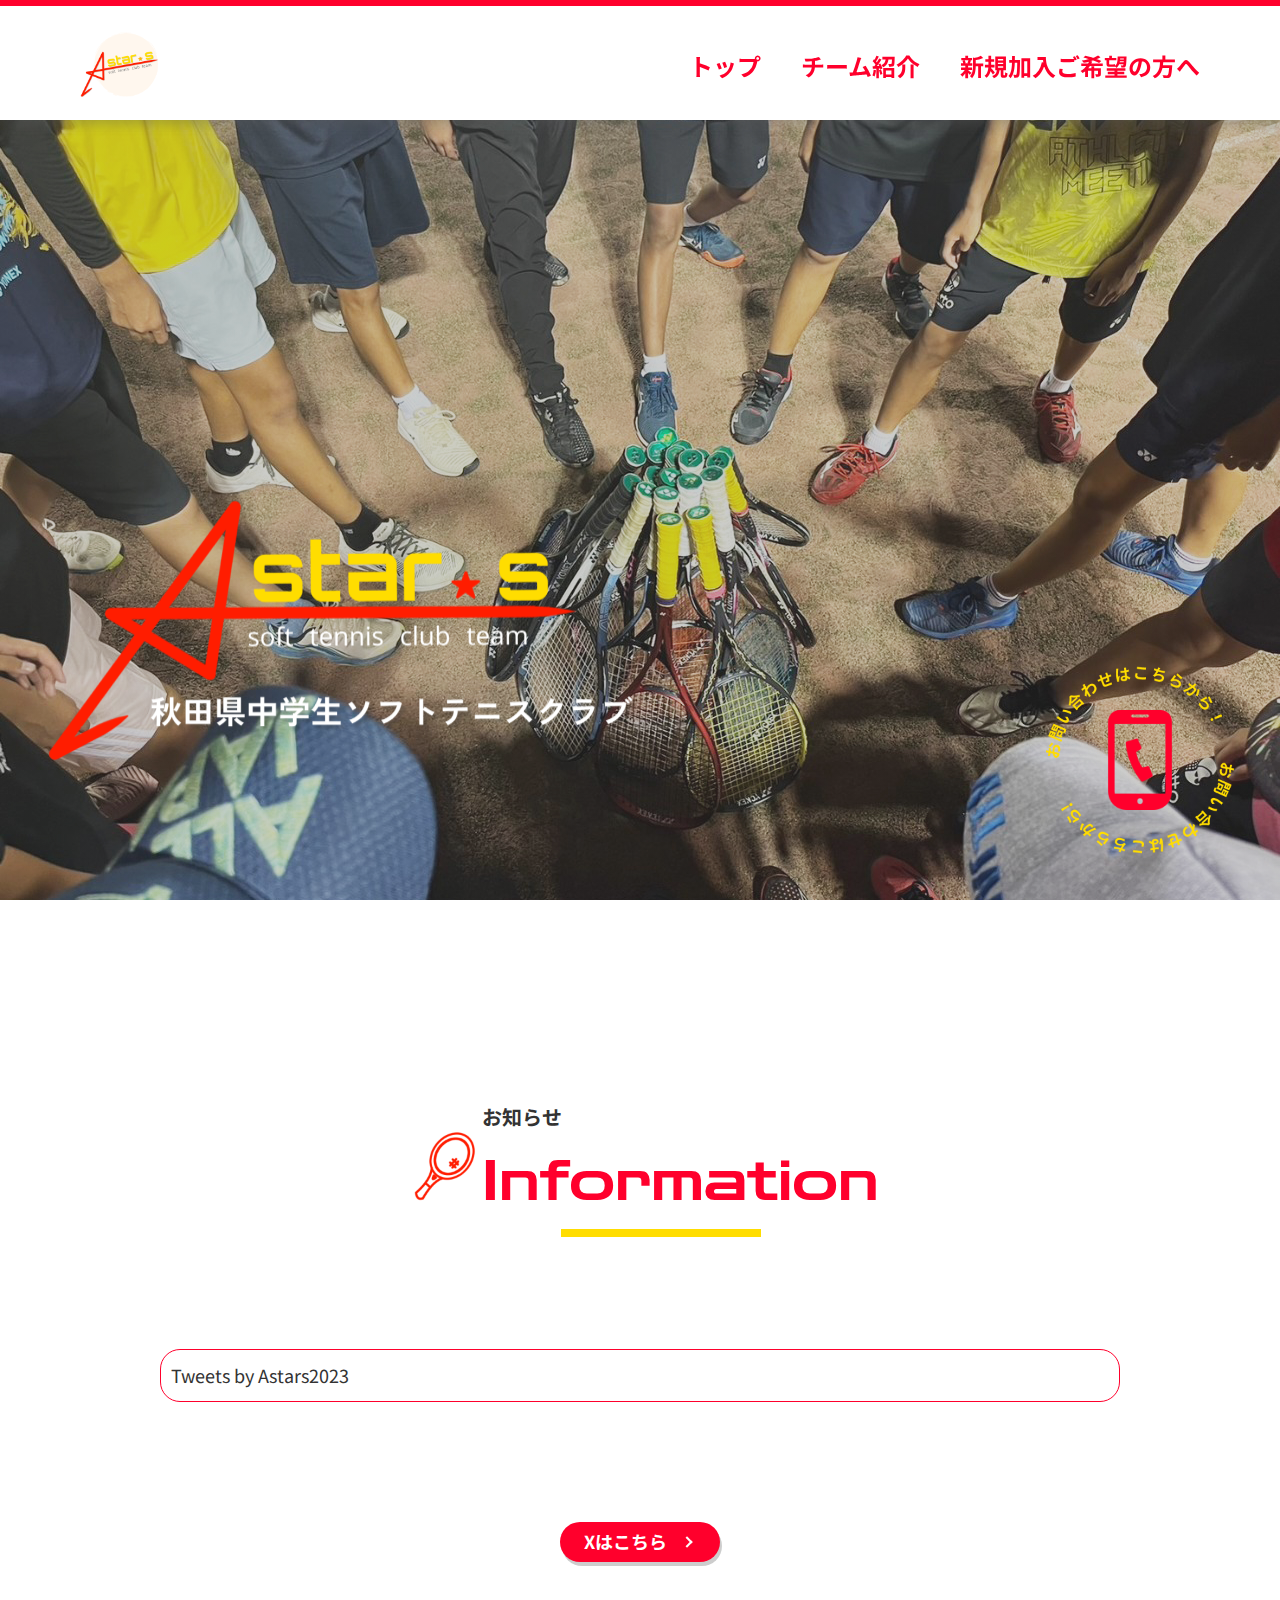
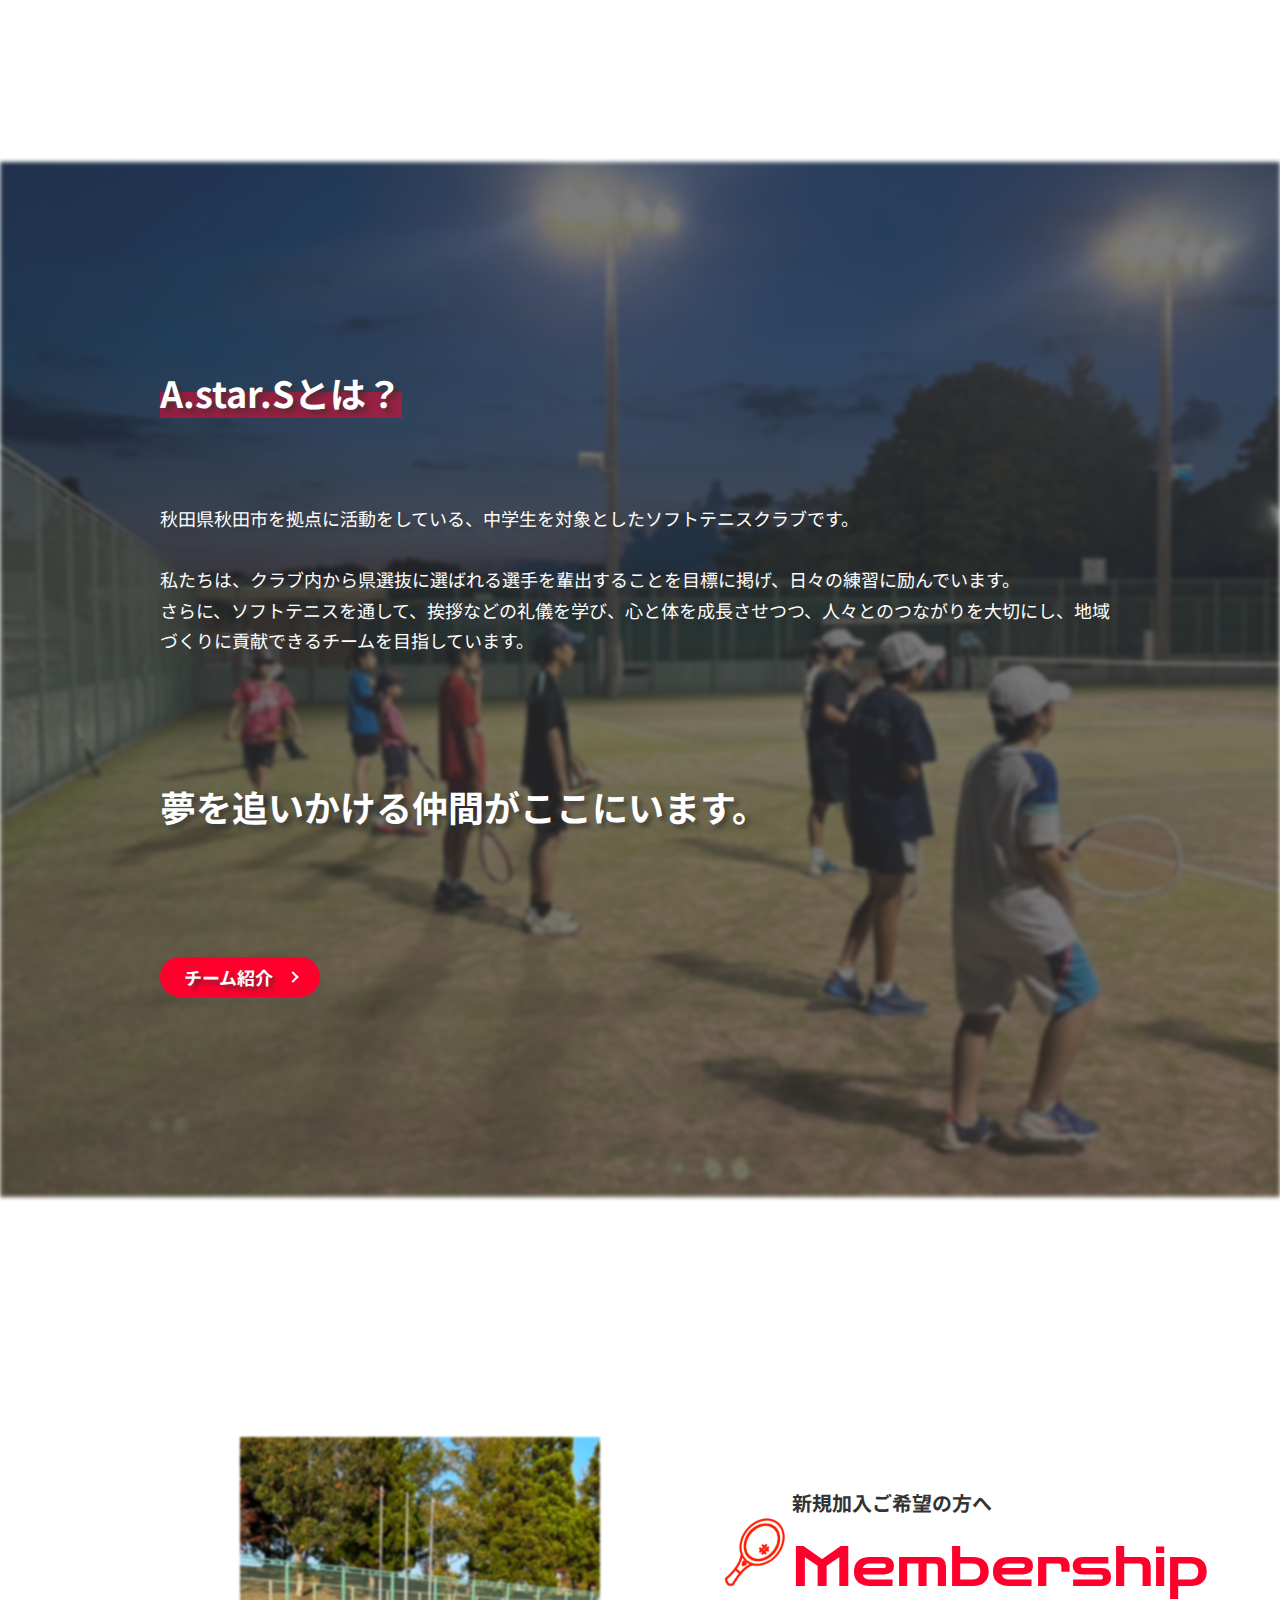
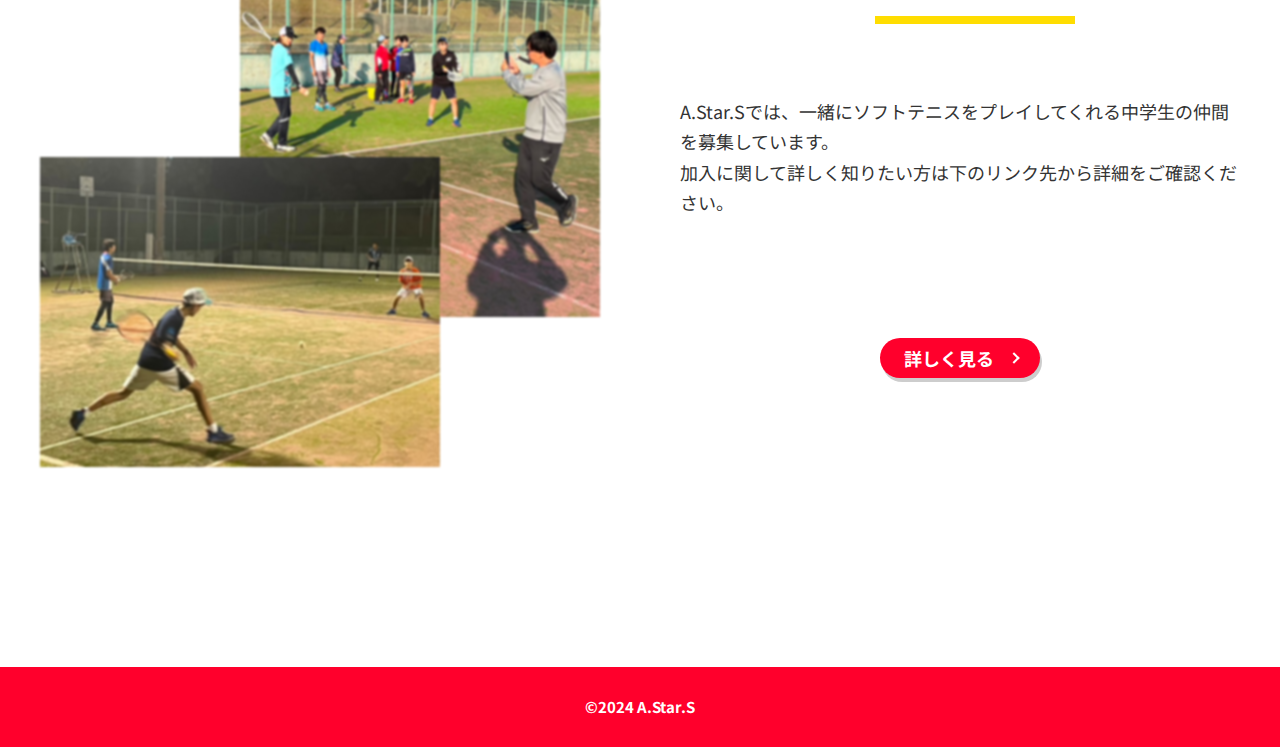
<file: index.html>
<!DOCTYPE html>
<html lang="ja">
<head>
  <meta charset="utf-8" />
  <meta name="viewport" content="width=device-width,initial-scale=1" />
  <title>A.star.S</title>
  <meta name="description" content="秋田県秋田市を中心に活動している、小・中学生対象のソフトテニスクラブです。" />
  <!-- favicon/web-clip-icon -->
  <link rel="apple-touch-icon" sizes="180x180" href="icon/apple-touch-icon.png">
  <link rel="icon" type="image/png" sizes="32x32" href="icon/favicon.ico">
  <link rel="icon" type="image/png" sizes="16x16" href="icon/favicon.ico">
  <link rel="manifest" href="icon/site.webmanifest">
  <link rel="mask-icon" href="icon/safari-pinned-tab.svg" color="#FFDD00">
  <meta name="msapplication-TileColor" content="#FF002C">
  <meta name="theme-color" content="#ffffff">
  <!-- ogp -->
  <meta property="og:site_name" content="A.star.S" />
  <meta property="og:url" content="URL" />
  <meta property="og:type" content="website" />
  <meta property="og:title" content="A.star.S" />
  <meta property="og:description" content="秋田県秋田市を中心に活動している、小・中学生対象のソフトテニスクラブです。" />
  <meta property="og:image" content="URL" />
  <meta property="og:locale" content="ja_JP" />
  <meta property="fb:app_id" content="AppID">
  <meta name="twitter:card" content="summary_large_image or summary" />
  <meta name="twitter:site" content="@twitter_id" />
  <meta name="twitter:description" content="秋田県秋田市を中心に活動している、小・中学生対象のソフトテニスクラブです。" />
  <meta name="twitter:image:src" content="URL" />
  <!-- google fonts -->
  <link rel="preconnect" href="https://fonts.googleapis.com">
<link rel="preconnect" href="https://fonts.gstatic.com" crossorigin>
<link href="https://fonts.googleapis.com/css2?family=Noto+Sans+JP&family=Zen+Dots&display=swap" rel="stylesheet">
  <!-- css -->
  <link rel="stylesheet" href="css/reset.css" />
  <link rel="stylesheet" href="css/main.css" />
  <!-- js -->
  <script src="js/main.js" defer></script>
</head>

<body>
<!-- ローディング -->
  <div id="loading">
      <div class="box">
        <div class="ball"></div>
        <div class="shadow-box"></div>
      </div>
  </div>

  <!-- お問い合わせボタン -->
    <a class="u_contact__link" href="contact.html">
      <div class="u_contact-btn">
        <img src="img/pc_お問い合わせ.png" alt="電話" class="u_contact-btn__circle">
        <div class="u_contact-btn__img" id="js_btn"></div>
      </div>
    </a>

  <!-- ヘッダー -->
  <header class="l_header">
    <div class="l_header__top-color"></div>

    <div class="l_header__wrap js_menu">
      <a href="index.html" class="l_header__logo-wrap">
        <img src="img/ロゴマーク.png" 
        alt="ロゴマーク" 
        class="l_header__logo"
        width="1000"
        height="1000">
      </a>

      <nav class="l_header__nav nav" id="js_nav">
        <ul class="l_header__nav-list">
          <li class="l_header__nav-item"><a class="l_header__nav-link" href="index.html">トップ</a></li>
          <li class="l_header__nav-item"><a class="l_header__nav-link" href="about.html">チーム紹介</a></li>
          <li class="l_header__nav-item"><a class="l_header__nav-link" href="member.html">新規加入ご希望の方へ</a></li>
        </ul>
      </nav>

      <button class="l_header__hamburger" id="js_hamburger">
        <span></span>
        <span></span>
        <span></span>
      </button>
    </div>
  </header>

<!-- KV -->
    <div class="l_kv__wrap">
      <div class="l_kv"></div>
      <div class="l_kv__ttl">
        <img src="img/タイトルロゴ.png" 
        alt="A.star.Sロゴマーク" width="1200" height="539"
        class="l_kv__ttl-img"
        >
      </div>
    </div>

  <main class="l_container">
    <!-- お知らせ -->
    <section class="l_top-info l_contents">
      <div class="m_section-ttl__wrap">
        <div class="m_section-ttl__img"></div>
        <div class="m_section-ttl__txt">
          <p class="m_section-ttl__sub">お知らせ</p>
          <h2 class="m_section-ttl">Information</h2>
        </div>
      </div>
      <div class="l_top-info__x">
        <a class="twitter-timeline" data-height="400" href="https://twitter.com/Astars2023?ref_src=twsrc%5Etfw">Tweets by Astars2023</a>
        <script async src="https://platform.twitter.com/widgets.js" charset="utf-8"></script>
      </div>
      <div class="m_link-btn__wrap l_top-info__link">
        <a href="https://twitter.com/Astars2023" class="m_link-btn">Xはこちら</a>
      </div>
    </section>

<!-- About -->
    <section class="l_top-about l_contents">
      <div class="l_top-about__wrap">
        <h3 class="l_top-about__ttl">A.star.Sとは？</h3>
        <p class="l_top-about__txt">秋田県秋田市を拠点に活動をしている、中学生を対象としたソフトテニスクラブです。<br>
          <br>
          私たちは、クラブ内から県選抜に選ばれる選手を輩出することを目標に掲げ、日々の練習に励んでいます。<br>
          さらに、ソフトテニスを通して、挨拶などの礼儀を学び、心と体を成長させつつ、人々とのつながりを大切にし、地域づくりに貢献できるチームを目指しています。</p>
        <p class="l_top-about__accent-txt">夢を追いかける仲間が<br class="u_new-line">ここにいます。</p>
        <!-- リンクボタン -->
        <div class="m_link-btn__wrap">
          <a href="about.html" class="m_link-btn">チーム紹介</a>
        </div>
      </div>
      
    </section>

    <!-- 新規加入 -->
    <section class="l_top-member l_contents">
      <div class="l_top-member__wrap">
        <div class="l_top-member__txt-wrap">
          <!-- セクションタイトル -->
          <div class="m_section-ttl__wrap">
            <div class="m_section-ttl__img"></div>
            <div class="m_section-ttl__txt">
              <p class="m_section-ttl__sub">新規加入ご希望の方へ</p>
              <h2 class="m_section-ttl">Membership</h2>
            </div>
          </div>
          <p class="l_top-member__txt">A.Star.Sでは、一緒にソフトテニスをプレイしてくれる中学生の仲間を募集しています。<br>
          加入に関して詳しく知りたい方は下のリンク先から詳細をご確認ください。</p>
          <!-- リンクボタン -->
          <div class="m_link-btn__wrap l_top-member__link">
            <a href="member.html" class="m_link-btn">詳しく見る</a>
          </div>
        </div>
  
        <div class="l_top-member__img-wrap">
          <div class="l_top-member__img1">
            <img src="img/新規加入1.jpg" alt="練習風景" 
            width="1479" height="1109">
          </div>
          <div class="l_top-member__img2">
            <img src="img/新規加入2.jpg" alt="練習風景"
            width="1280" height="960">
          </div>
        </div>
      </div>

    </section>

  </main>

    <!-- フッター -->
  <footer class="l_footer">
    <small class="l_container__copy">&copy;2024 A.Star.S</small>
  </footer>

</body>
</html>
</file>
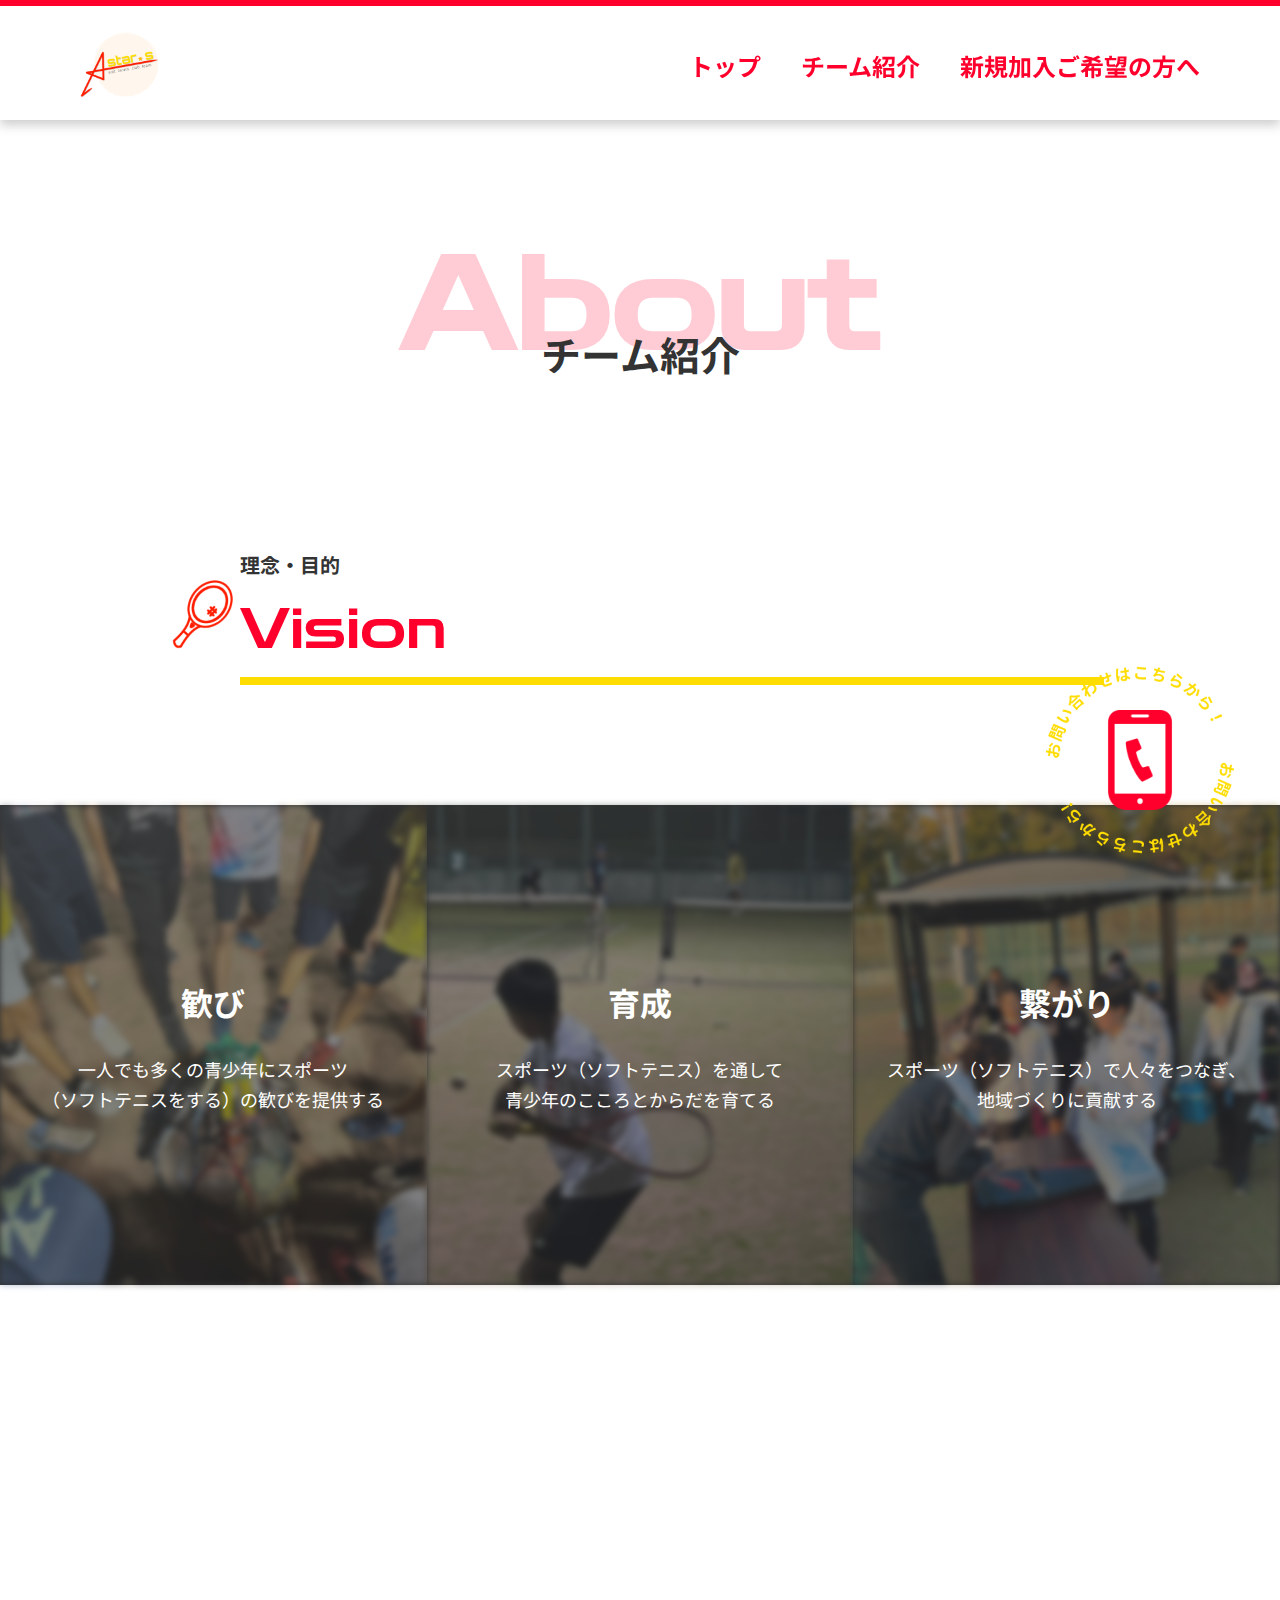
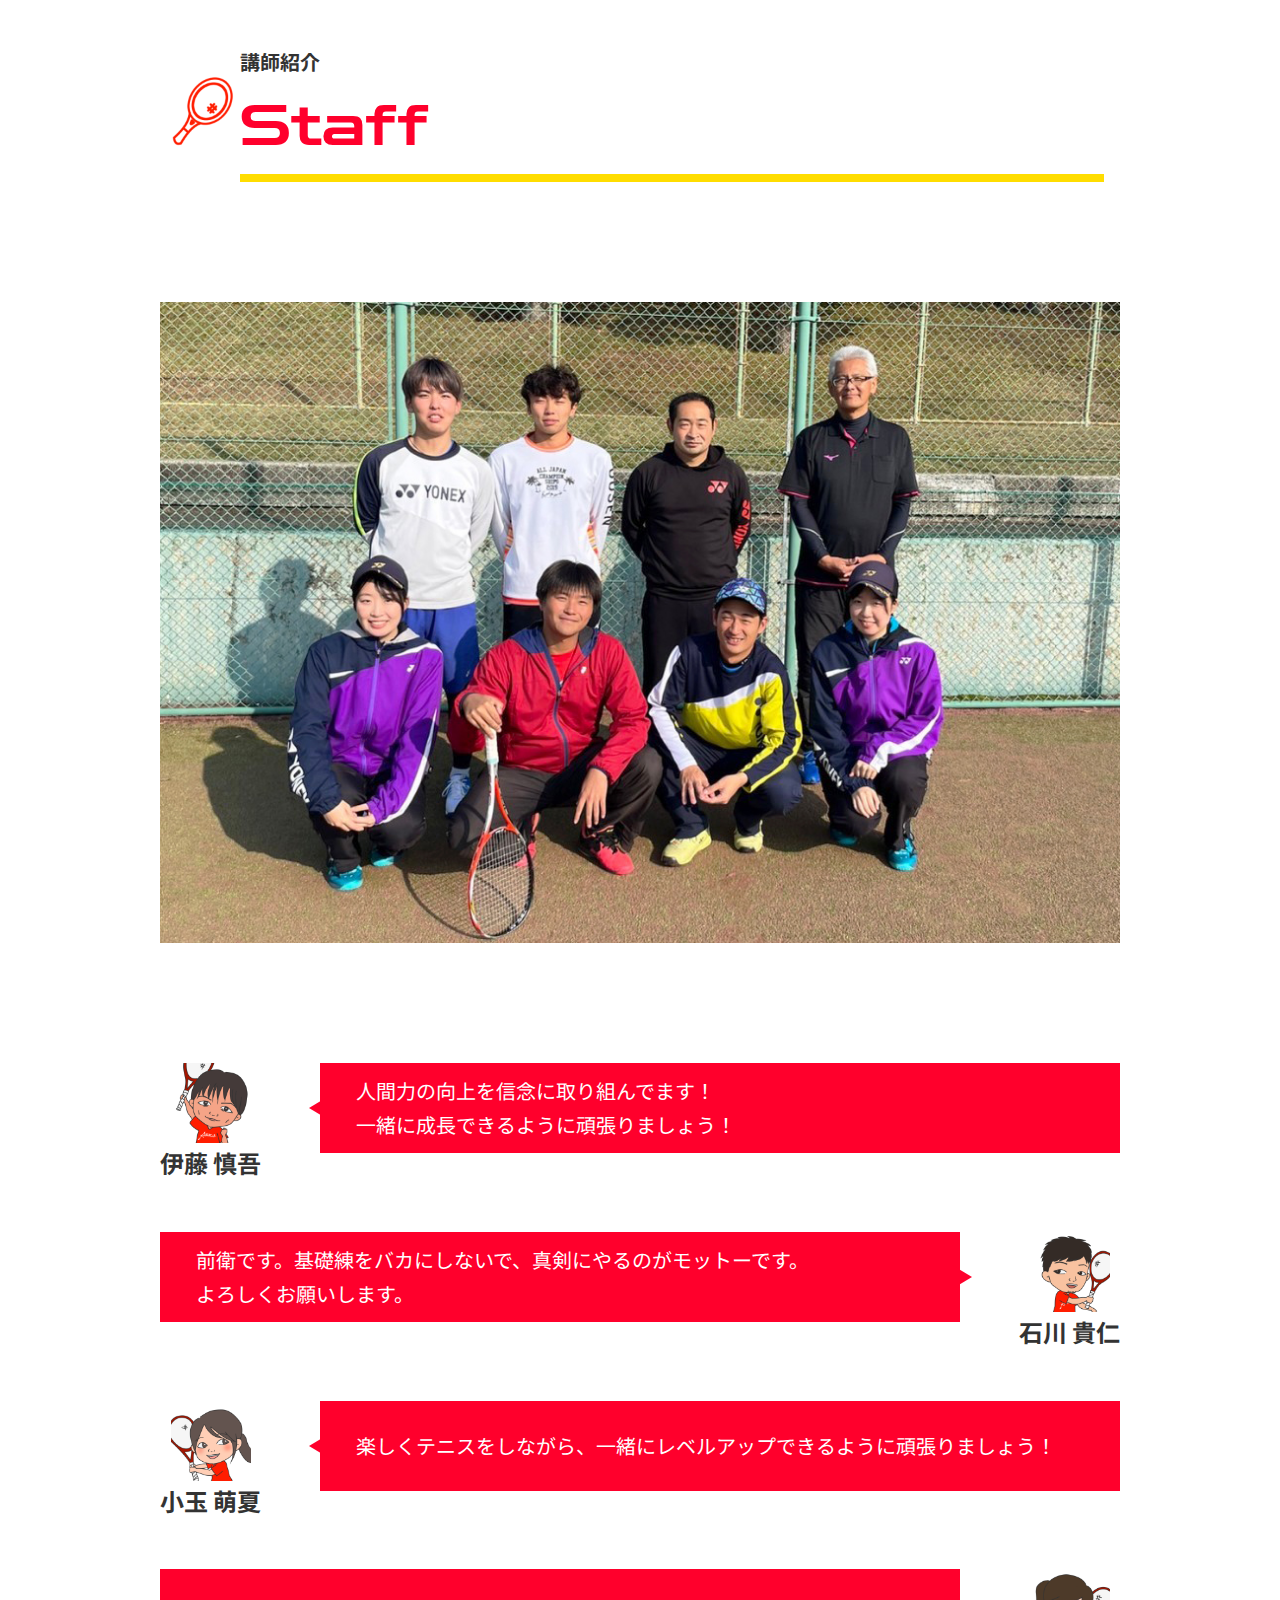
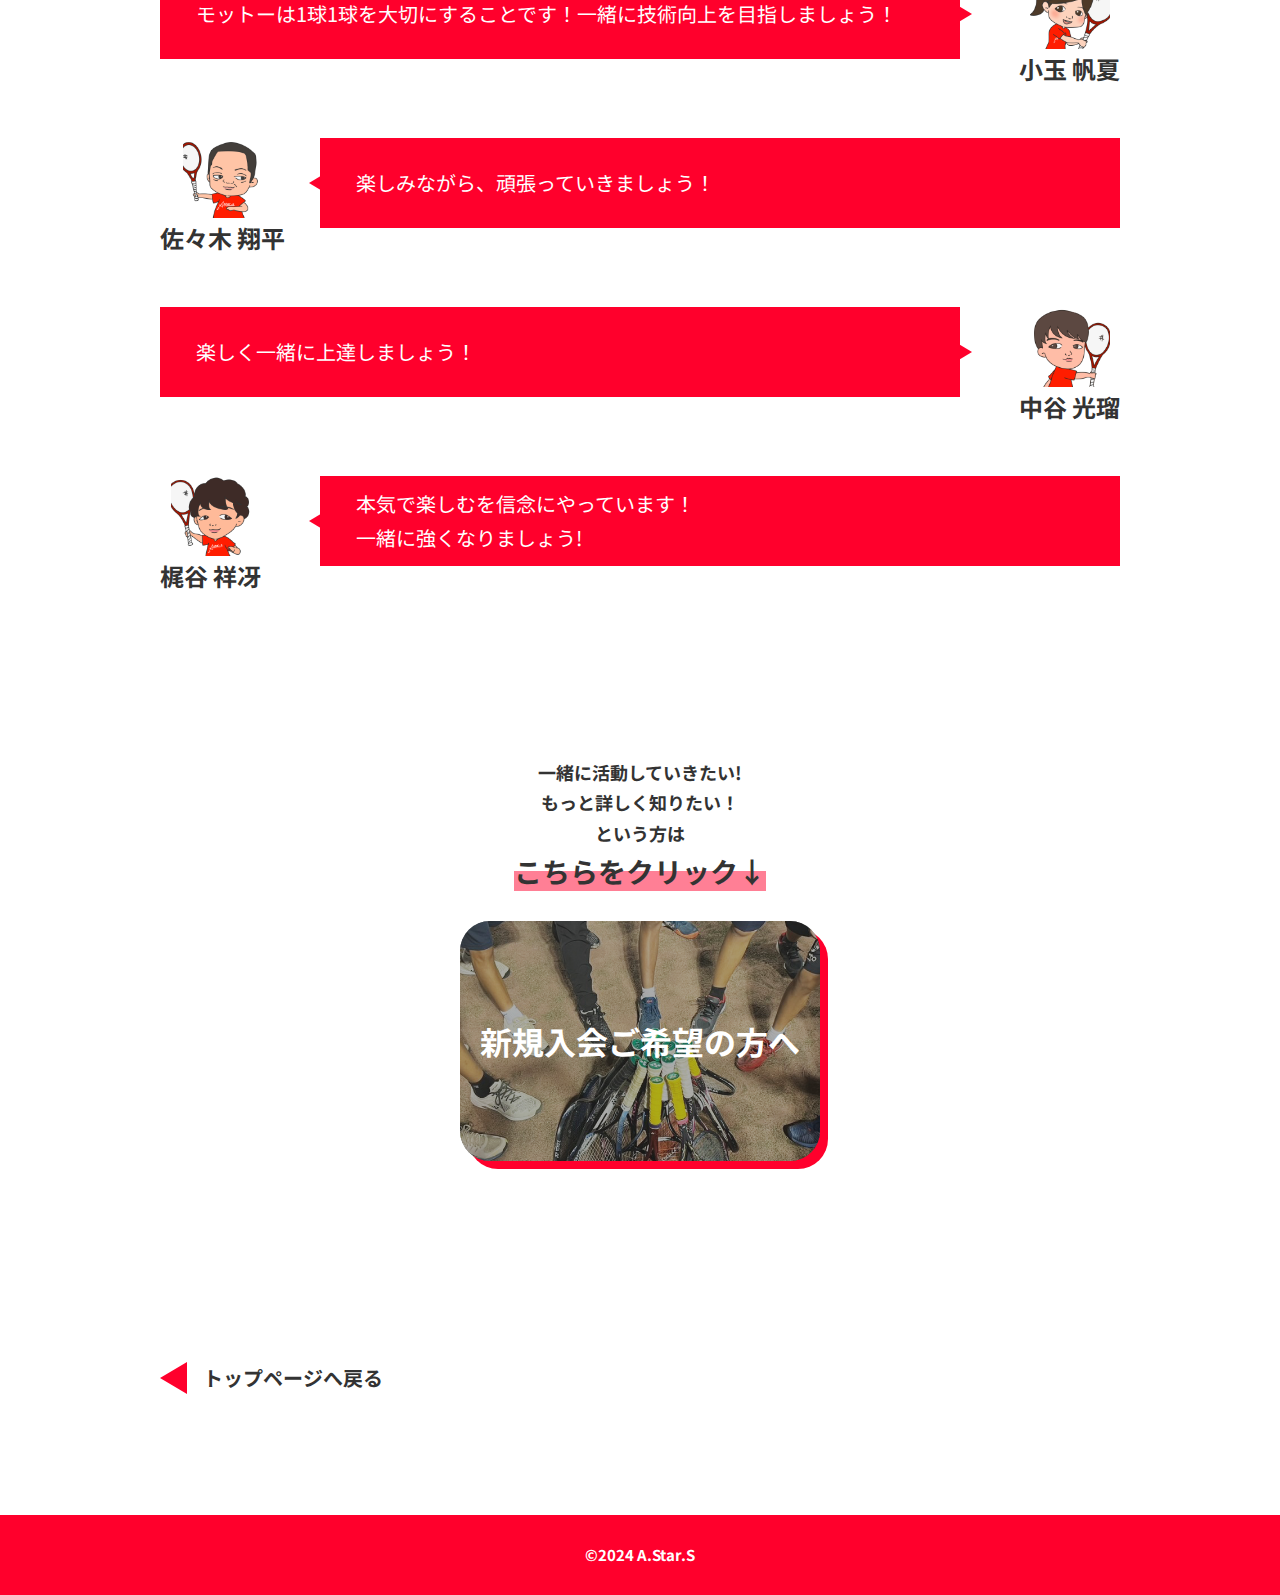
<file: about.html>
<!DOCTYPE html>
<html lang="ja">
<head>
  <meta charset="utf-8" />
  <meta name="viewport" content="width=device-width,initial-scale=1" />
  <title>A.star.S</title>
  <meta name="description" content="秋田県秋田市を中心に活動している、小・中学生対象のソフトテニスクラブです。" />
  <!-- favicon/web-clip-icon -->
  <link rel="apple-touch-icon" sizes="180x180" href="icon/apple-touch-icon.png">
  <link rel="icon" type="image/png" sizes="32x32" href="icon/favicon.ico">
  <link rel="icon" type="image/png" sizes="16x16" href="icon/favicon.ico">
  <link rel="manifest" href="icon/site.webmanifest">
  <link rel="mask-icon" href="icon/safari-pinned-tab.svg" color="#FFDD00">
  <meta name="msapplication-TileColor" content="#FF002C">
  <meta name="theme-color" content="#ffffff">
  <!-- ogp -->
  <meta property="og:site_name" content="A.star.S" />
  <meta property="og:url" content="URL" />
  <meta property="og:type" content="website" />
  <meta property="og:title" content="A.star.S" />
  <meta property="og:description" content="秋田県秋田市を中心に活動している、小・中学生対象のソフトテニスクラブです。" />
  <meta property="og:image" content="URL" />
  <meta property="og:locale" content="ja_JP" />
  <meta property="fb:app_id" content="AppID">
  <meta name="twitter:card" content="summary_large_image or summary" />
  <meta name="twitter:site" content="@twitter_id" />
  <meta name="twitter:description" content="秋田県秋田市を中心に活動している、小・中学生対象のソフトテニスクラブです。" />
  <meta name="twitter:image:src" content="URL" />
  <!-- google fonts -->
  <link rel="preconnect" href="https://fonts.googleapis.com">
<link rel="preconnect" href="https://fonts.gstatic.com" crossorigin>
<link href="https://fonts.googleapis.com/css2?family=Noto+Sans+JP&family=Zen+Dots&display=swap" rel="stylesheet">
  <!-- css -->
  <link rel="stylesheet" href="css/reset.css" />
  <link rel="stylesheet" href="css/main.css" />
  <link rel="stylesheet" href="css/about.css" />
  <!-- js -->
  <script src="js/main.js" defer></script>
</head>

<body>
<!-- ローディング -->
<div id="loading">
  <div class="box">
    <div class="ball"></div>
    <div class="shadow-box"></div>
  </div>
</div>

  <!-- お問い合わせボタン -->
    <a class="u_contact__link" href="contact.html">
      <div class="u_contact-btn">
        <img src="img/pc_お問い合わせ.png" alt="電話" class="u_contact-btn__circle">
        <div class="u_contact-btn__img" id="js_btn"></div>
      </div>
    </a>

  <!-- ヘッダー -->
  <header class="l_header">
    <div class="l_header__top-color"></div>

    <div class="l_header__wrap js_menu">
      <a href="index.html" class="l_header__logo-wrap">
        <img src="img/ロゴマーク.png" 
        alt="ロゴマーク" 
        class="l_header__logo"
        width="1000"
        height="1000">
      </a>

      <nav class="l_header__nav nav" id="js_nav">
        <ul class="l_header__nav-list">
          <li class="l_header__nav-item"><a class="l_header__nav-link" href="index.html">トップ</a></li>
          <li class="l_header__nav-item"><a class="l_header__nav-link" href="about.html">チーム紹介</a></li>
          <li class="l_header__nav-item"><a class="l_header__nav-link" href="member.html">新規加入ご希望の方へ</a></li>
        </ul>
      </nav>

      <button class="l_header__hamburger" id="js_hamburger">
        <span></span>
        <span></span>
        <span></span>
      </button>
    </div>
  </header>

  <main class="l_container ">
    <section class="l_about l_contents">
        <h1 class="main_visial-ttl">チーム紹介</h1>

      <div class="m_vision_wrap">
        <div class="m_section-subttl__wrap">
          <div class="m_section-ttl__img"></div>
          <div class="m_section-subttl__txt">
            <p class="m_section-ttl__sub">理念・目的</p>
            <h2 class="m_section-subttl">Vision</h2>
          </div>
        </div>
        <div class="m_section-subttl__var"></div>
      </div>

      <div class="vision_list_wrap">
        <ul class="vision_list">
          <li class="vision_items">
            <div class="vision_item-photo __delectation">
            </div>
            <div class="vision_item-ttl__txt">
              <h2 class="vision_item-ttl">歓び</h2>
              <p class="vision_item-ttl__sub">一人でも多くの青少年にスポーツ<br>（ソフトテニスをする）の歓びを提供する</p>
            </div>
          </li>
          <li class="vision_items">
            <div class="vision_item-photo __delectation2">
            </div>
            <div class="vision_item-ttl__txt">
              <h2 class="vision_item-ttl">育成</h2>
              <p class="vision_item-ttl__sub">スポーツ（ソフトテニス）を通して<br>青少年のこころとからだを育てる</p>
            </div>
          </li>
          <li class="vision_items">
            <div class="vision_item-photo __delectation3">
            </div>
            <div class="vision_item-ttl__txt">
              <h2 class="vision_item-ttl">繋がり</h2>
              <p class="vision_item-ttl__sub">スポーツ（ソフトテニス）で人々をつなぎ、<br>地域づくりに貢献する</p>
            </div>
          </li>
        </ul>
      </div>
    </section>

    <section class="staff_wrap">
      <div class="m_vision_wrap">
        <div class="m_section-subttl__wrap">
          <div class="m_section-ttl__img"></div>
          <div class="m_section-subttl__txt">
            <p class="m_section-ttl__sub">講師紹介</p>
            <h2 class="m_section-subttl">Staff</h2>
          </div>
        </div>
        <div class="m_section-subttl__var"></div>
      </div>

      <div class="staff_main-image">
        <img src="img/講師.jpg" alt="集合写真">
      </div>

      <div class="staff_introduction">
        <ul class="staff_wrap">
          <li class="staff_item">
            <div class="staff_info">
              <img class="staff_portrait" src="img/伊藤さん.png" alt="伊藤さん">
              <p class="staff_name">伊藤 慎吾</p>
            </div>
            <div class="staff_txt">
              <span class="staff_txt__triangle"></span>
              <p>人間力の向上を信念に取り組んでます！<br>一緒に成長できるように頑張りましょう！</p>
            </div>
          </li>
          <li class="staff_item">
            <div class="staff_info">
              <img class="staff_portrait" src="img/石川さん.png" alt="石川さん">
              <p class="staff_name">石川 貴仁</p>
            </div>
            <div class="staff_txt">
              <span class="staff_txt__triangle2"></span>
              <p>前衛です。基礎練をバカにしないで、真剣にやるのがモットーです。
                <br>よろしくお願いします。</p>
            </div>
          </li>
          <li class="staff_item">
            <div class="staff_info">
              <img class="staff_portrait" src="img/もえかさん.png" alt="もえかさん">
              <p class="staff_name">小玉 萌夏</p>
            </div>
            <div class="staff_txt">
              <span class="staff_txt__triangle"></span>
              <p>楽しくテニスをしながら、一緒にレベルアップできるように頑張りましょう！</p>
            </div>
          </li>
          <li class="staff_item">
            <div class="staff_info">
              <img class="staff_portrait" src="img/ほのかさん.png" alt="ほのかさん">
              <p class="staff_name">小玉 帆夏</p>
            </div>
            <div class="staff_txt">
              <span class="staff_txt__triangle2"></span>
              <p>モットーは1球1球を大切にすることです！一緒に技術向上を目指しましょう！</p>
            </div>
          </li>
          <li class="staff_item">
            <div class="staff_info">
              <img class="staff_portrait" src="img/佐々木さん.png" alt="佐々木さん">
              <p class="staff_name">佐々木 翔平</p>
            </div>
            <div class="staff_txt">
              <span class="staff_txt__triangle"></span>
              <p>楽しみながら、頑張っていきましょう！</p>
            </div>
          </li>
          <li class="staff_item">
            <div class="staff_info">
              <img class="staff_portrait" src="img/中谷さん.png" alt="中谷さん">
              <p class="staff_name">中谷 光瑠</p>
            </div>
            <div class="staff_txt">
              <span class="staff_txt__triangle2"></span>
              <p>楽しく一緒に上達しましょう！</p>
            </div>
          </li>
          <li class="staff_item">
            <div class="staff_info">
              <img class="staff_portrait" src="img/梶谷さん.png" alt="梶谷さん">
              <p class="staff_name">梶谷 祥冴</p>
            </div>
            <div class="staff_txt">
              <span class="staff_txt__triangle"></span>
              <p>本気で楽しむを信念にやっています！<br>一緒に強くなりましょう!</p>
            </div>
          </li>
        </ul>
      </div>
    </section>

    <section class="contact_wrap">
      <div class="contact">
        <p class="contact_text">一緒に活動していきたい! <br class="u_about__new-line"> もっと詳しく知りたい！<br class="u_about__new-line"> という方は<br>
          <span class="contact_sub__txt">こちらをクリック↓</span>
        </p>
      </div>
      <div class="contact_info">
        <a href="member.html">
          <div class="contact_photo"></div>
          <p class="contact_message">新規入会ご希望の方へ</p>
        </a>
        <!-- <div class="contact_info2"></div> -->
      </div>
      <div class="m_top-btn__wrap">
        <span class="m_top-btn__triangle"></span>
        <a href="index.html" class="m_top-btn">トップページへ戻る</a>
      </div>
    </section>
    

    

  </main>

    <!-- フッター -->
    <footer class="l_footer">
      <small class="l_container__copy">&copy;2024 A.Star.S</small>
    </footer>
</body>
</html>
</file>
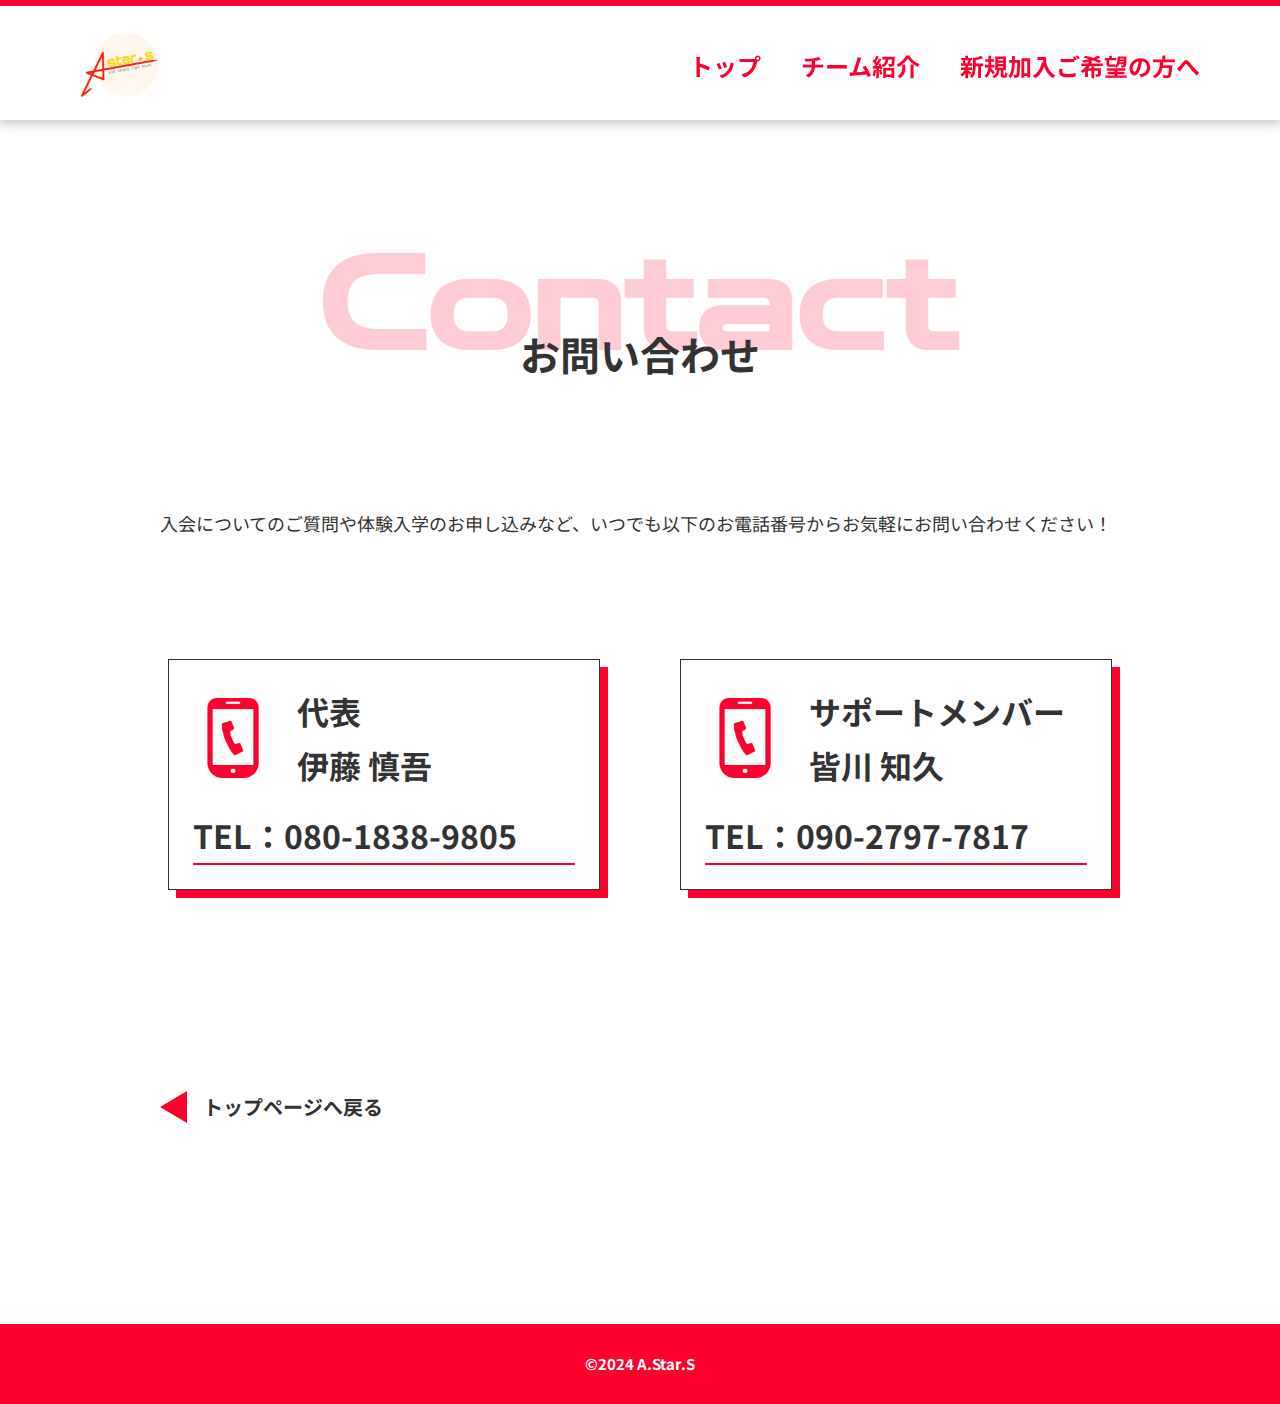
<file: contact.html>
<!DOCTYPE html>
<html lang="ja">
<head>
  <meta charset="utf-8" />
  <meta name="viewport" content="width=device-width,initial-scale=1" />
  <title>A.star.S</title>
  <meta name="description" content="秋田県秋田市を中心に活動している、小・中学生対象のソフトテニスクラブです。" />
  <!-- favicon/web-clip-icon -->
  <link rel="apple-touch-icon" sizes="180x180" href="icon/apple-touch-icon.png">
  <link rel="icon" type="image/png" sizes="32x32" href="icon/favicon.ico">
  <link rel="icon" type="image/png" sizes="16x16" href="icon/favicon.ico">
  <link rel="manifest" href="icon/site.webmanifest">
  <link rel="mask-icon" href="icon/safari-pinned-tab.svg" color="#FFDD00">
  <meta name="msapplication-TileColor" content="#FF002C">
  <meta name="theme-color" content="#ffffff">
  <!-- ogp -->
  <meta property="og:site_name" content="A.star.S" />
  <meta property="og:url" content="URL" />
  <meta property="og:type" content="website" />
  <meta property="og:title" content="A.star.S" />
  <meta property="og:description" content="秋田県秋田市を中心に活動している、小・中学生対象のソフトテニスクラブです。" />
  <meta property="og:image" content="URL" />
  <meta property="og:locale" content="ja_JP" />
  <meta property="fb:app_id" content="AppID">
  <meta name="twitter:card" content="summary_large_image or summary" />
  <meta name="twitter:site" content="@twitter_id" />
  <meta name="twitter:description" content="秋田県秋田市を中心に活動している、小・中学生対象のソフトテニスクラブです。" />
  <meta name="twitter:image:src" content="URL" />
  <!-- google fonts -->
  <link rel="preconnect" href="https://fonts.googleapis.com">
<link rel="preconnect" href="https://fonts.gstatic.com" crossorigin>
<link href="https://fonts.googleapis.com/css2?family=Noto+Sans+JP&family=Zen+Dots&display=swap" rel="stylesheet">
  <!-- css -->
  <link rel="stylesheet" href="css/reset.css" />
  <link rel="stylesheet" href="css/main.css" />
  <link rel="stylesheet" href="css/contact.css" />
  <!-- js -->
  <script src="js/main.js" defer></script>
</head>

<body>
<!-- ローディング -->
<div id="loading">
  <div class="box">
    <div class="ball"></div>
    <div class="shadow-box"></div>
  </div>
</div>

  <!-- ヘッダー -->
  <header class="l_header">
    <div class="l_header__top-color"></div>

    <div class="l_header__wrap js_menu">
      <a href="index.html" class="l_header__logo-wrap">
        <img src="img/ロゴマーク.png" 
        alt="ロゴマーク" 
        class="l_header__logo"
        width="1000"
        height="1000">
      </a>

      <nav class="l_header__nav nav" id="js_nav">
        <ul class="l_header__nav-list">
          <li class="l_header__nav-item"><a class="l_header__nav-link" href="index.html">トップ</a></li>
          <li class="l_header__nav-item"><a class="l_header__nav-link" href="about.html">チーム紹介</a></li>
          <li class="l_header__nav-item"><a class="l_header__nav-link" href="member.html">新規加入ご希望の方へ</a></li>
        </ul>
      </nav>

      <button class="l_header__hamburger" id="js_hamburger">
        <span></span>
        <span></span>
        <span></span>
      </button>
    </div>
  </header>

  <main class="l_container">
    <section class="l_contact l_contents">
      <!-- ページタイトル -->
    <h1 class="l_contact__ttl">お問い合わせ</h1>
    <p class="l_contact__txt">入会についてのご質問や体験入学のお申し込みなど、いつでも以下のお電話番号からお気軽にお問い合わせください！</p>
    <div class="l_contact-tel__wrap">

      <div class="l_contact-tel__box-wrap">
        <a href="tel:080-1838-9805"  class="l_contact-tel__box">
          <div class="l_contact-tel__box-txt">
            <div class="l_contact-tel__box-img">
              <img src="img/お問い合わせ.png" alt="電話" 
              width="256" height="256">
            </div>
            <p class="l_contact-tel__box-name">代表<br>
              伊藤 慎吾</p>
          </div>
          <p class="l_contact-tel__box-num">TEL：080-1838-9805</p>
        </a>
      </div>

      <div class="l_contact-tel__box-wrap">
        <a href="tel:090-2797-7817"  class="l_contact-tel__box">
          <div class="l_contact-tel__box-txt">
            <div class="l_contact-tel__box-img">
              <img src="img/お問い合わせ.png" alt="電話" 
              width="256" height="256">
            </div>
            <p class="l_contact-tel__box-name">サポートメンバー<br>
              皆川 知久</p>
          </div>
          <p class="l_contact-tel__box-num">TEL：090-2797-7817</p>
        </a>
      </div>

    </div>

    <!-- トップへ戻る -->
<div class="m_top-btn__wrap">
  <span class="m_top-btn__triangle"></span>
  <a href="index.html" class="m_top-btn">トップページへ戻る</a>
</div>
  </section>
  </main>

    <!-- フッター -->
  <footer class="l_footer">
    <small class="l_container__copy">&copy;2024 A.Star.S</small>
  </footer>
</body>
</html>
</file>
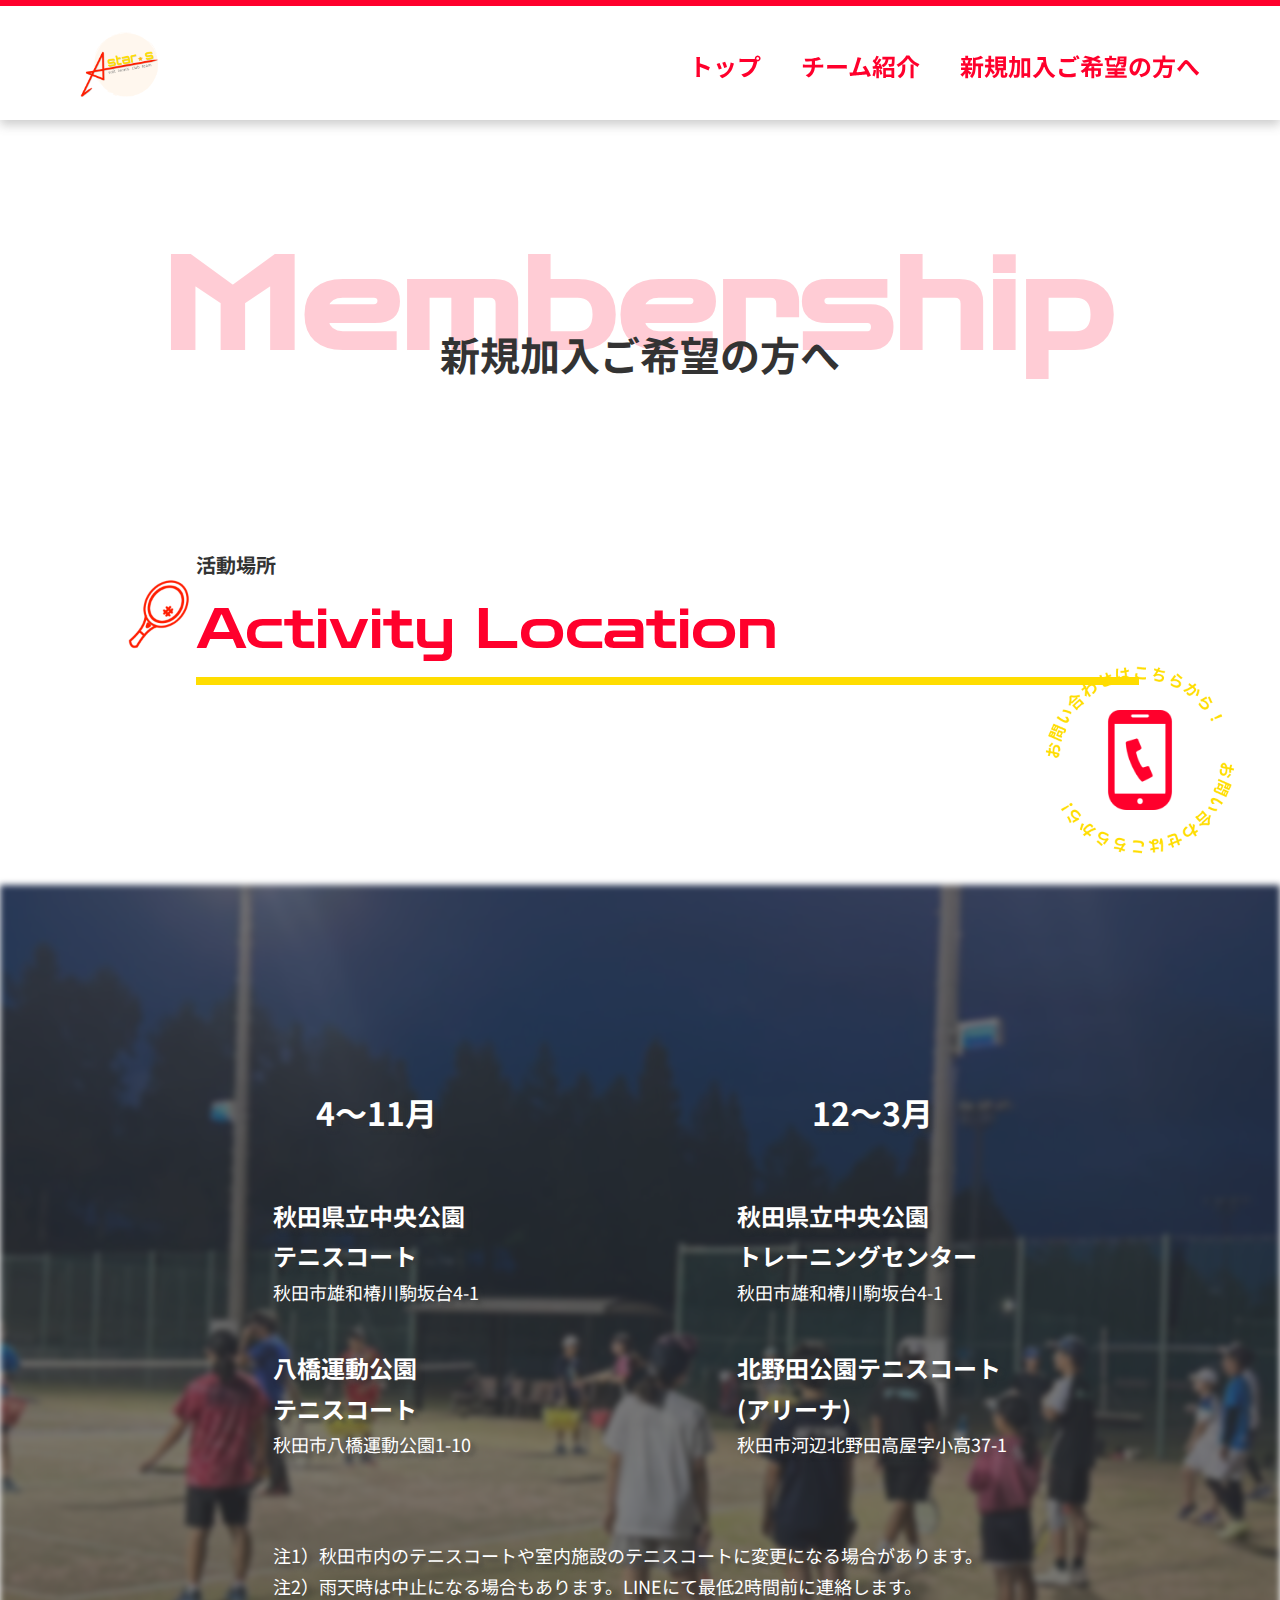
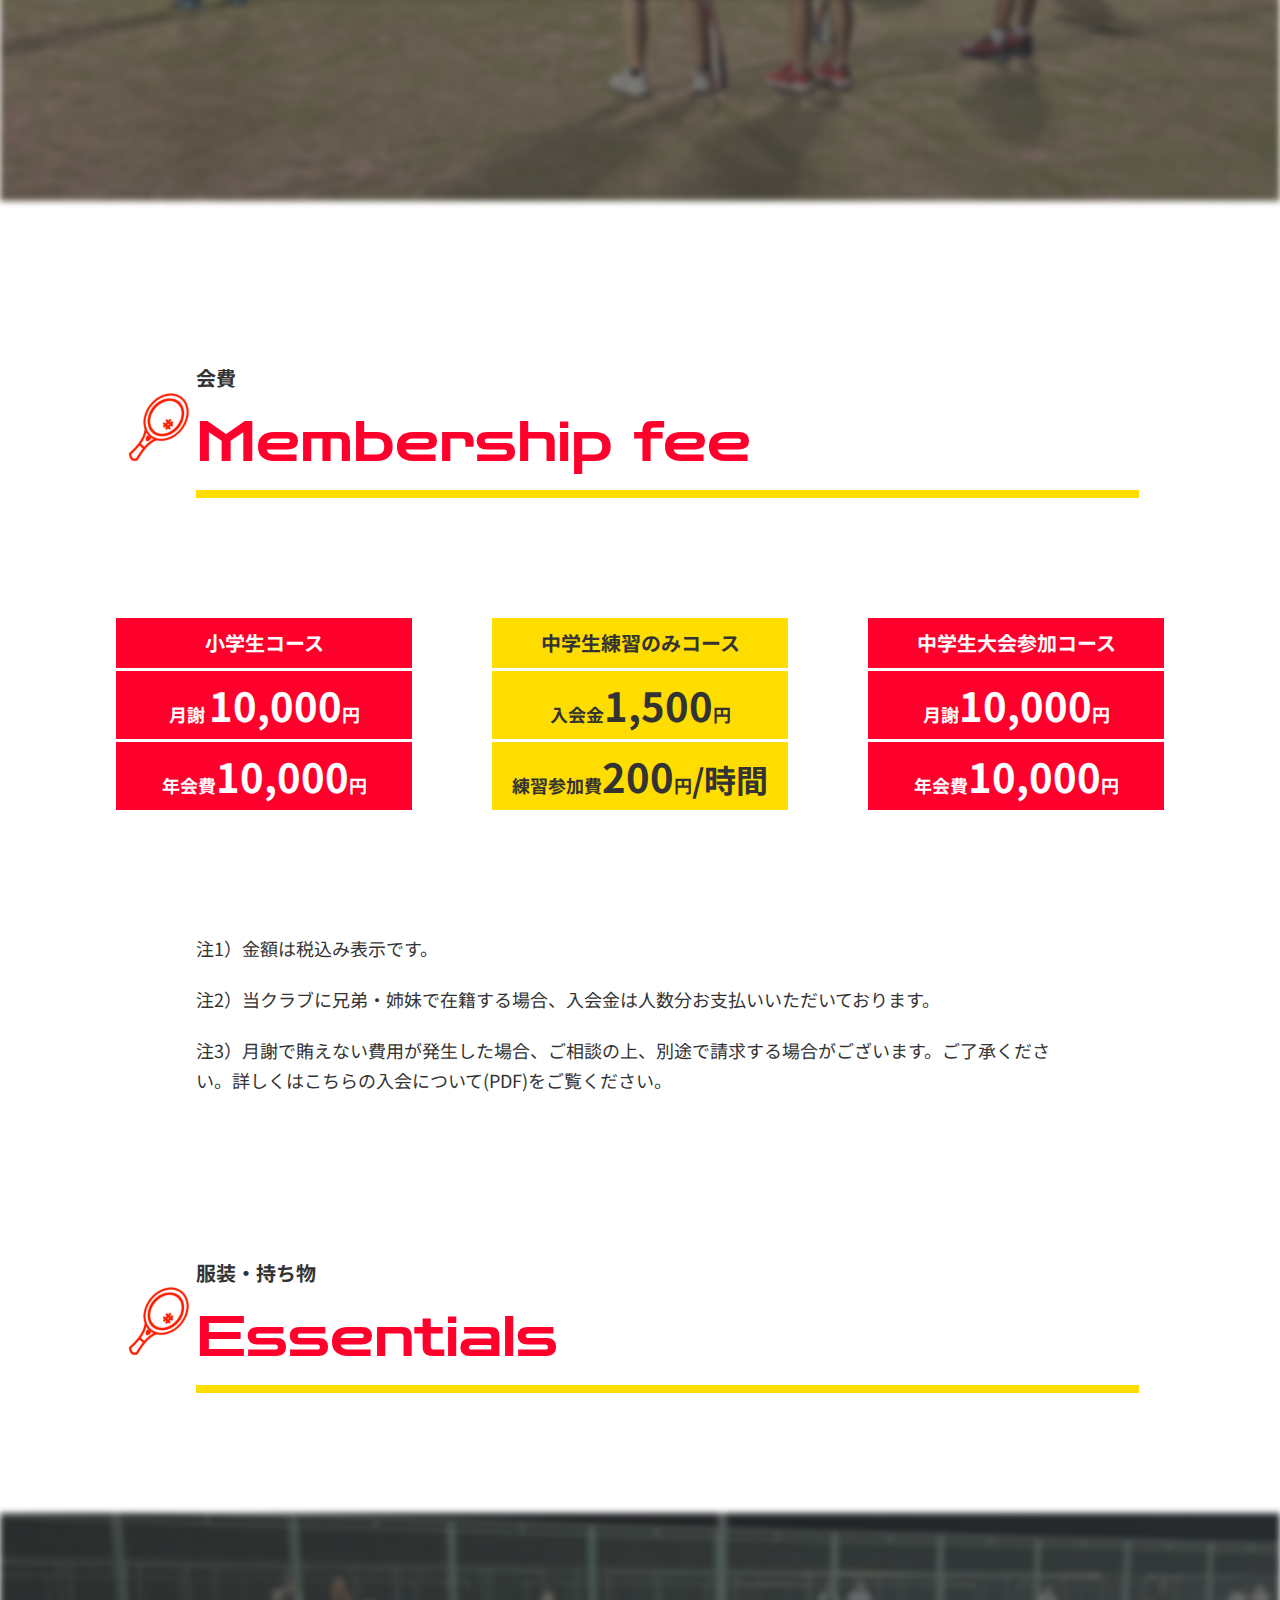
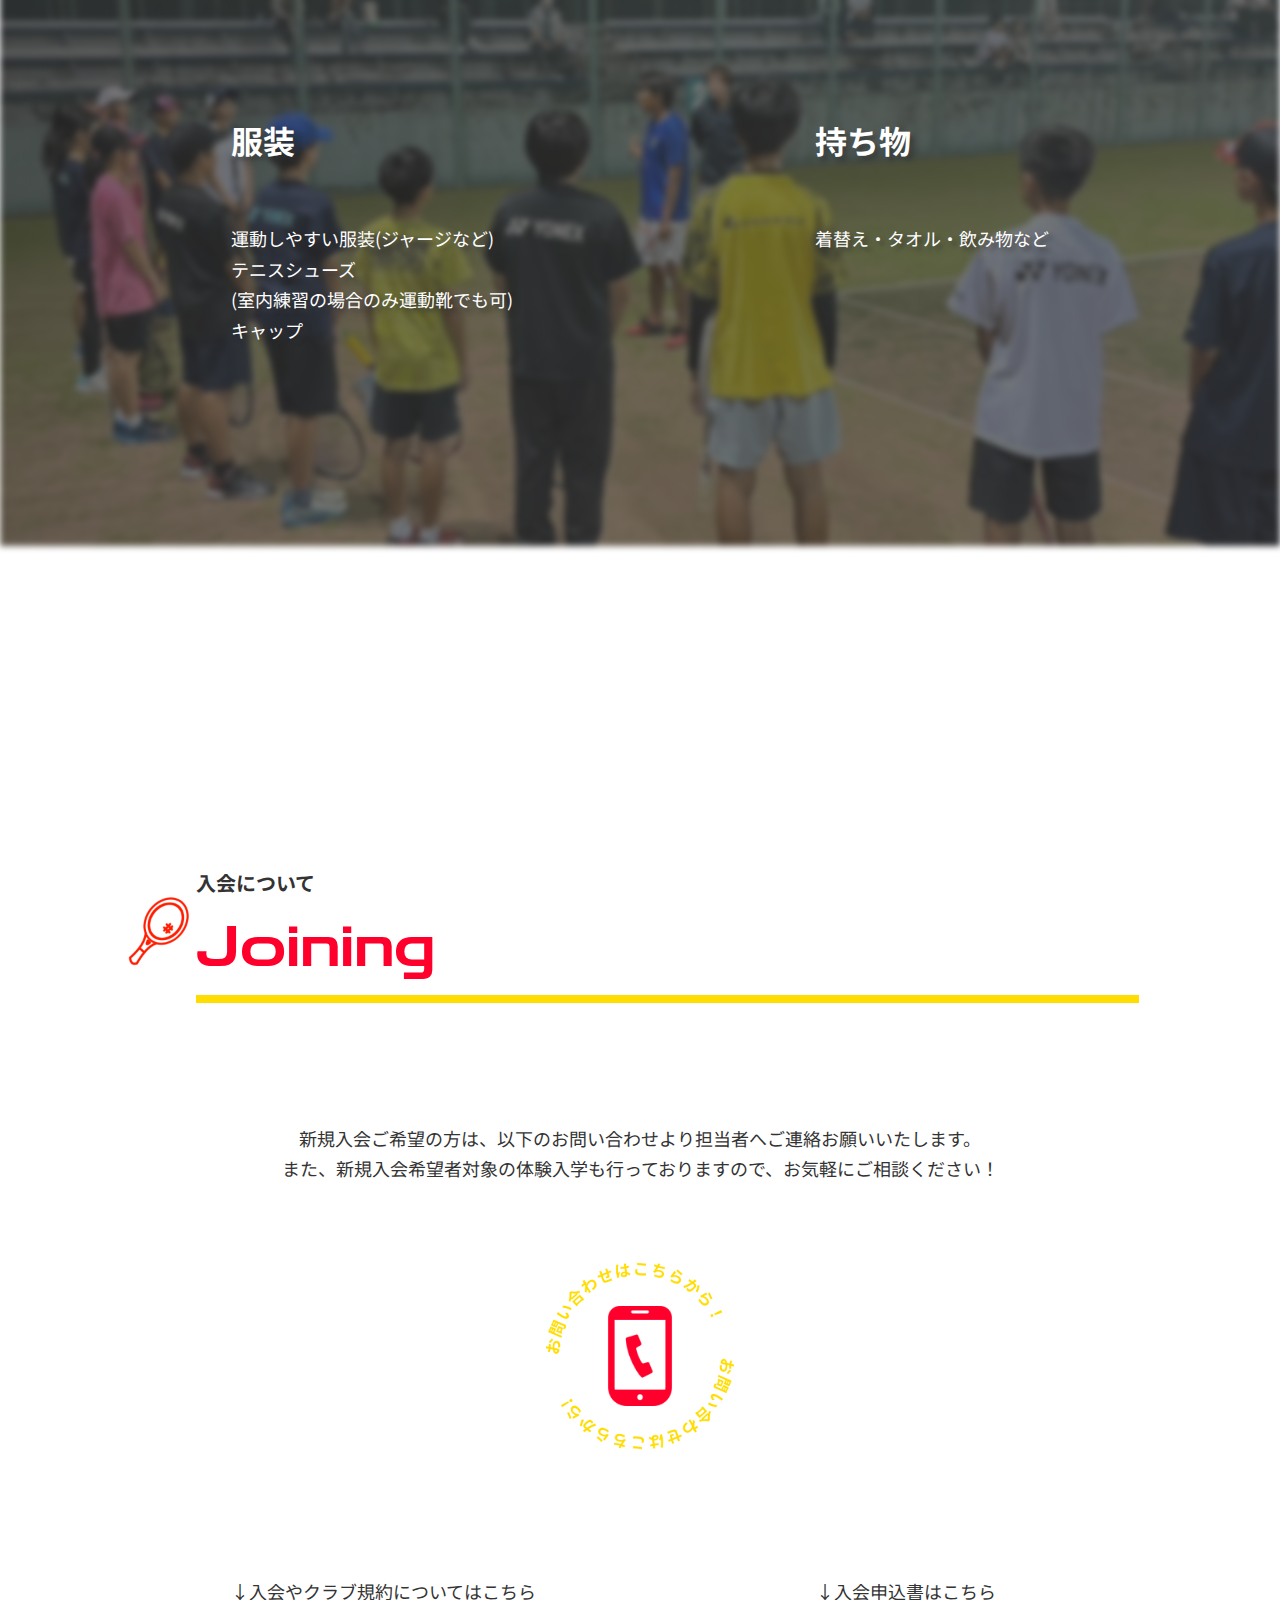
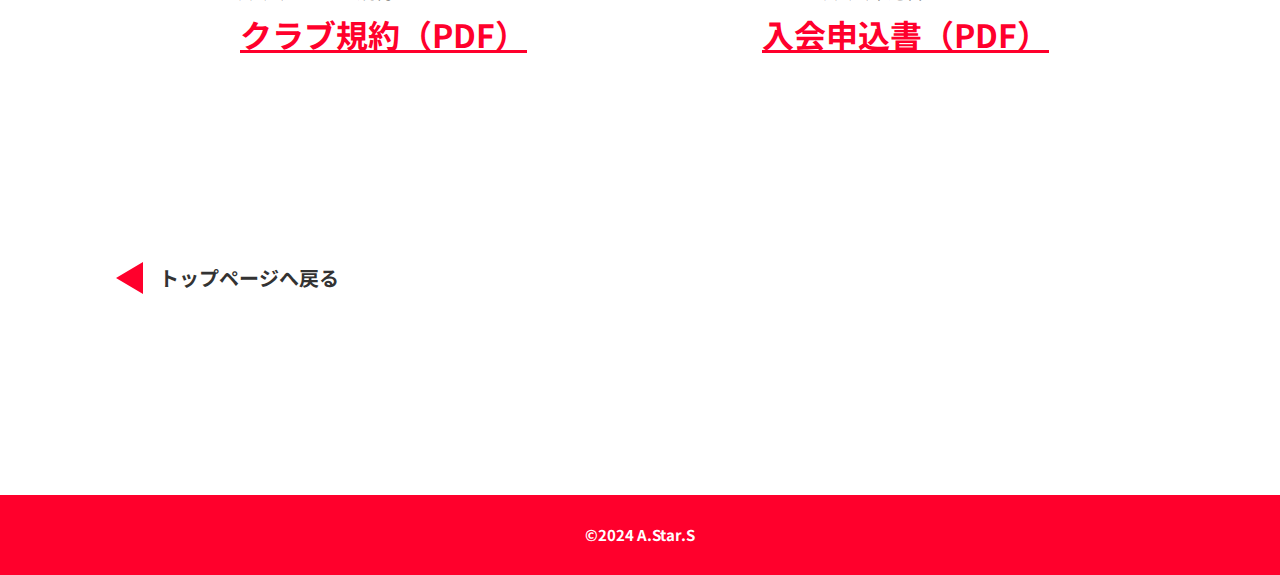
<file: member.html>
<!DOCTYPE html>
<html lang="ja">
  <head>
    <meta charset="utf-8" />
    <meta name="viewport" content="width=device-width,initial-scale=1" />
    <title>A.star.S</title>
    <meta
      name="description"
      content="秋田県秋田市を中心に活動している、小・中学生対象のソフトテニスクラブです。"
    />
    <!-- favicon/web-clip-icon -->
    <link
      rel="apple-touch-icon"
      sizes="180x180"
      href="icon/apple-touch-icon.png"
    />
    <link rel="icon" type="image/png" sizes="32x32" href="icon/favicon.ico" />
    <link rel="icon" type="image/png" sizes="16x16" href="icon/favicon.ico" />
    <link rel="manifest" href="icon/site.webmanifest" />
    <link rel="mask-icon" href="icon/safari-pinned-tab.svg" color="#FFDD00" />
    <meta name="msapplication-TileColor" content="#FF002C" />
    <meta name="theme-color" content="#ffffff" />
    <!-- ogp -->
    <meta property="og:site_name" content="A.star.S" />
    <meta property="og:url" content="URL" />
    <meta property="og:type" content="website" />
    <meta property="og:title" content="A.star.S" />
    <meta
      property="og:description"
      content="秋田県秋田市を中心に活動している、小・中学生対象のソフトテニスクラブです。"
    />
    <meta property="og:image" content="URL" />
    <meta property="og:locale" content="ja_JP" />
    <meta property="fb:app_id" content="AppID" />
    <meta name="twitter:card" content="summary_large_image or summary" />
    <meta name="twitter:site" content="@twitter_id" />
    <meta
      name="twitter:description"
      content="秋田県秋田市を中心に活動している、小・中学生対象のソフトテニスクラブです。"
    />
    <meta name="twitter:image:src" content="URL" />
    <!-- google fonts -->
    <link rel="preconnect" href="https://fonts.googleapis.com" />
    <link rel="preconnect" href="https://fonts.gstatic.com" crossorigin />
    <link
      href="https://fonts.googleapis.com/css2?family=Noto+Sans+JP&family=Zen+Dots&display=swap"
      rel="stylesheet"
    />
    <!-- css -->
    <link rel="stylesheet" href="css/reset.css" />
    <link rel="stylesheet" href="css/main.css" />
    <link rel="stylesheet" href="css/member.css" />
    <!-- js -->
    <script src="https://code.jquery.com/jquery-3.7.1.js" integrity="sha256-eKhayi8LEQwp4NKxN+CfCh+3qOVUtJn3QNZ0TciWLP4=" crossorigin="anonymous"></script>
    <script src="js/main.js" defer></script>
  </head>

  <body>
    <!-- ローディング -->
  <div id="loading">
    <div class="box">
      <div class="ball"></div>
      <div class="shadow-box"></div>
    </div>
</div>
    <!-- お問い合わせボタン -->
    <a class="u_contact__link" href="contact.html">
      <div class="u_contact-btn">
        <img
          src="img/pc_お問い合わせ.png"
          alt="電話"
          class="u_contact-btn__circle"
        />
        <div class="u_contact-btn__img" id="js_btn"></div>
      </div>
    </a>

    <!-- ヘッダー -->
    <header class="l_header">
      <div class="l_header__top-color"></div>

      <div class="l_header__wrap js_menu">
        <a href="index.html" class="l_header__logo-wrap">
          <img
            src="img/ロゴマーク.png"
            alt="ロゴマーク"
            class="l_header__logo"
            width="1000"
            height="1000"
          />
        </a>

        <nav class="l_header__nav nav" id="js_nav">
          <ul class="l_header__nav-list">
            <li class="l_header__nav-item">
              <a class="l_header__nav-link" href="index.html">トップ</a>
            </li>
            <li class="l_header__nav-item">
              <a class="l_header__nav-link" href="about.html">チーム紹介</a>
            </li>
            <li class="l_header__nav-item">
              <a class="l_header__nav-link" href="member.html"
                >新規加入ご希望の方へ</a
              >
            </li>
          </ul>
        </nav>

        <button class="l_header__hamburger" id="js_hamburger">
          <span></span>
          <span></span>
          <span></span>
        </button>
      </div>
    </header>

    <main class="l_member-container">
      <section class="l_member l_contents">
        <!-- ページタイトル -->
        <h1 class="l_member__ttl">新規加入ご希望の方へ</h1>

        <div class="m_section-subttl__wrap">
          <div class="m_section-ttl__img"></div>
          <div class="m_section-subttl__txt">
            <p class="m_section-ttl__sub">活動場所</p>
            <h2 class="m_section-subttl u_sub-ttl">Activity Location</h2>
          </div>
        </div>
        <div class="m_section-subttl__var"></div>
      </section>

      <!-- スケジュール -->

      <div class="member-schedule l_contents">
        <div class="member-schedule__wrap">
          <div class="member-schedule__txt">
            <h3 class="member_schedule-title">4～11月</h3>
            <p class="member_schedule-txt">
              秋田県立中央公園 <br />
              テニスコート
            </p>
            <p class="member_schedule-sub">秋田市雄和椿川駒坂台4-1</p>
            <p class="member_schedule-txt">
              八橋運動公園 <br />
              テニスコート
            </p>
            <p class="member_schedule-sub">秋田市八橋運動公園1-10</p>
          </div>
          <div class="member-schedule__txt">
            <h3 class="member_schedule-title">12～3月</h3>
            <p class="member_schedule-txt">
              秋田県立中央公園 <br />
              トレーニングセンター
            </p>
            <p class="member_schedule-sub">秋田市雄和椿川駒坂台4-1</p>
            <p class="member_schedule-txt">
              北野田公園テニスコート <br />
              (アリーナ)
            </p>
            <p class="member_schedule-sub">秋田市河辺北野田高屋字小高37-1</p>
          </div>
        </div>
        <div class="member_schedule-memo_wrapper">
          <p class="member_schedule-memo">
            注1）秋田市内のテニスコートや室内施設のテニスコートに変更になる場合があります。
          </p>
          <p class="member_schedule-memo">
            注2）雨天時は中止になる場合もあります。LINEにて最低2時間前に連絡します。
          </p>
        </div>
      </div>

      <!-- 会費 -->
      <section class="l_member_contents">
        <div class="m_section-subttl__wrap">
          <div class="m_section-ttl__img"></div>
          <div class="m_section-subttl__txt">
            <p class="m_section-ttl__sub">会費</p>
            <h2 class="m_section-subttl u_sub-ttl">Membership fee</h2>
          </div>
        </div>
        <div class="m_section-subttl__var"></div>
        <div class="member_fee-contents">
          <dl class="member_fee-box">
            <dt class="member_fee-head">小学生コース</dt>
            <dd class="member_fee-fee">
              月謝 <span class="member_price"> 10,000</span>円
            </dd>
            <dd class="member_fee-fee">
              年会費<span class="member_price">10,000</span>円
            </dd>
          </dl>
          <dl class="member_fee-box">
            <dt class="member_fee-head">中学生練習のみコース</dt>
            <dd class="member_fee-fee">
              入会金<span class="member_price">1,500</span>円
            </dd>
            <dd class="member_fee-fee">
              練習参加費<span class="member_price">200</span>円<span
                class="member_time"
                >/時間</span
              >
            </dd>
          </dl>
          <dl class="member_fee-box">
            <dt class="member_fee-head">中学生大会参加コース</dt>
            <dd class="member_fee-fee">
              月謝<span class="member_price">10,000</span>円
            </dd>
            <dd class="member_fee-fee">
              年会費<span class="member_price">10,000</span>円
            </dd>
          </dl>
        </div>
        <div class="l_container member_fee-chu_contents">
          <p class="member_fee-chu_txt">注1）金額は税込み表示です。</p>
          <p class="member_fee-chu_txt">
            注2）当クラブに兄弟・姉妹で在籍する場合、入会金は人数分お支払いいただいております。
          </p>
          <p class="member_fee-chu_txt">
            注3）月謝で賄えない費用が発生した場合、ご相談の上、別途で請求する場合がございます。ご了承ください。詳しくはこちらの入会について(PDF)をご覧ください。
          </p>
        </div>
      </section>

      <!-- 服装・持ち物  -->
      <section class="l_member_contents">
        <div class="m_section-subttl__wrap">
          <div class="m_section-ttl__img"></div>
          <div class="m_section-subttl__txt">
            <p class="m_section-ttl__sub">服装・持ち物</p>
            <h2 class="m_section-subttl">Essentials</h2>
          </div>
        </div>
        <div class="m_section-subttl__var"></div>
      </section>
      <div class="member-essentials l_contents">
        <div class="member-essentials__wrap">
          <div class="member-essentials__txt">
            <h3 class="member_essentials-title">服装</h3>
            <p class="member_essentials-txt">
              運動しやすい服装(ジャージなど) <br />
              テニスシューズ <br />
              (室内練習の場合のみ運動靴でも可) <br />
              キャップ
            </p>
          </div>
          <div class="member-essentials__txt">
            <h3 class="member_essentials-title">持ち物</h3>
            <p class="member_essentials-txt">着替え・タオル・飲み物など</p>
          </div>
        </div>
      </div>

      <!-- 入会について -->
      <section class="l_member l_contents">
        <div class="l_member-contents">
          <div class="m_section-subttl__wrap">
            <div class="m_section-ttl__img"></div>
            <div class="m_section-subttl__txt">
              <p class="m_section-ttl__sub">入会について</p>
              <h2 class="m_section-subttl">Joining</h2>
            </div>
          </div>
          <div class="m_section-subttl__var"></div>
          <div class="member_joining">
            <p class="member_joining-title">
              新規入会ご希望の方は、以下のお問い合わせより担当者へご連絡お願いいたします。
              <br />
              また、新規入会希望者対象の体験入学も行っておりますので、お気軽にご相談ください！
            </p>
            <!-- お問い合わせボタン -->
            <a class="member_contact__link" href="contact.html">
              <div class="member_contact-btn">
                <img
                  src="img/pc_お問い合わせ.png"
                  alt="電話"
                  class="member_contact-btn__circle"
                />
                <div class="member_contact-btn__img" id="js_btn"></div>
              </div>
            </a>

            <div class="member_joining-wrap">
              <div class="member_joining-txt_wrap">
                <h3 class="member_joining-ttl">
                  ↓入会やクラブ規約についてはこちら
                </h3>
                <a href="https://drive.google.com/file/d/10x8Gc-ndFMJ6SNZSc-kfxG-h5KWnvLco/view?usp=drive_link"><p class="member_joining-txt">クラブ規約（PDF）</p></a>
              </div>
              <div class="member-joining-txt_wrap">
                <h3 class="member_joining-ttl">↓入会申込書はこちら</h3>
                <a href="https://drive.google.com/file/d/1PKCfGJ1Rtk6AsEgwJopGe7W9ZyaAPN7T/view?usp=sharing"><p class="member_joining-txt">入会申込書（PDF）</p></a>
              </div>
            </div>
          </div>
        </div>
        <div class="m_top-btn__wrap">
          <span class="m_top-btn__triangle"></span>
          <a href="index.html" class="m_top-btn">トップページへ戻る</a>
        </div>
      </section>

    </main>

    <!-- フッター -->
    <footer class="l_footer">
      <small class="l_container__copy">&copy;2024 A.Star.S</small>
    </footer>
  </body>
</html>
</file>
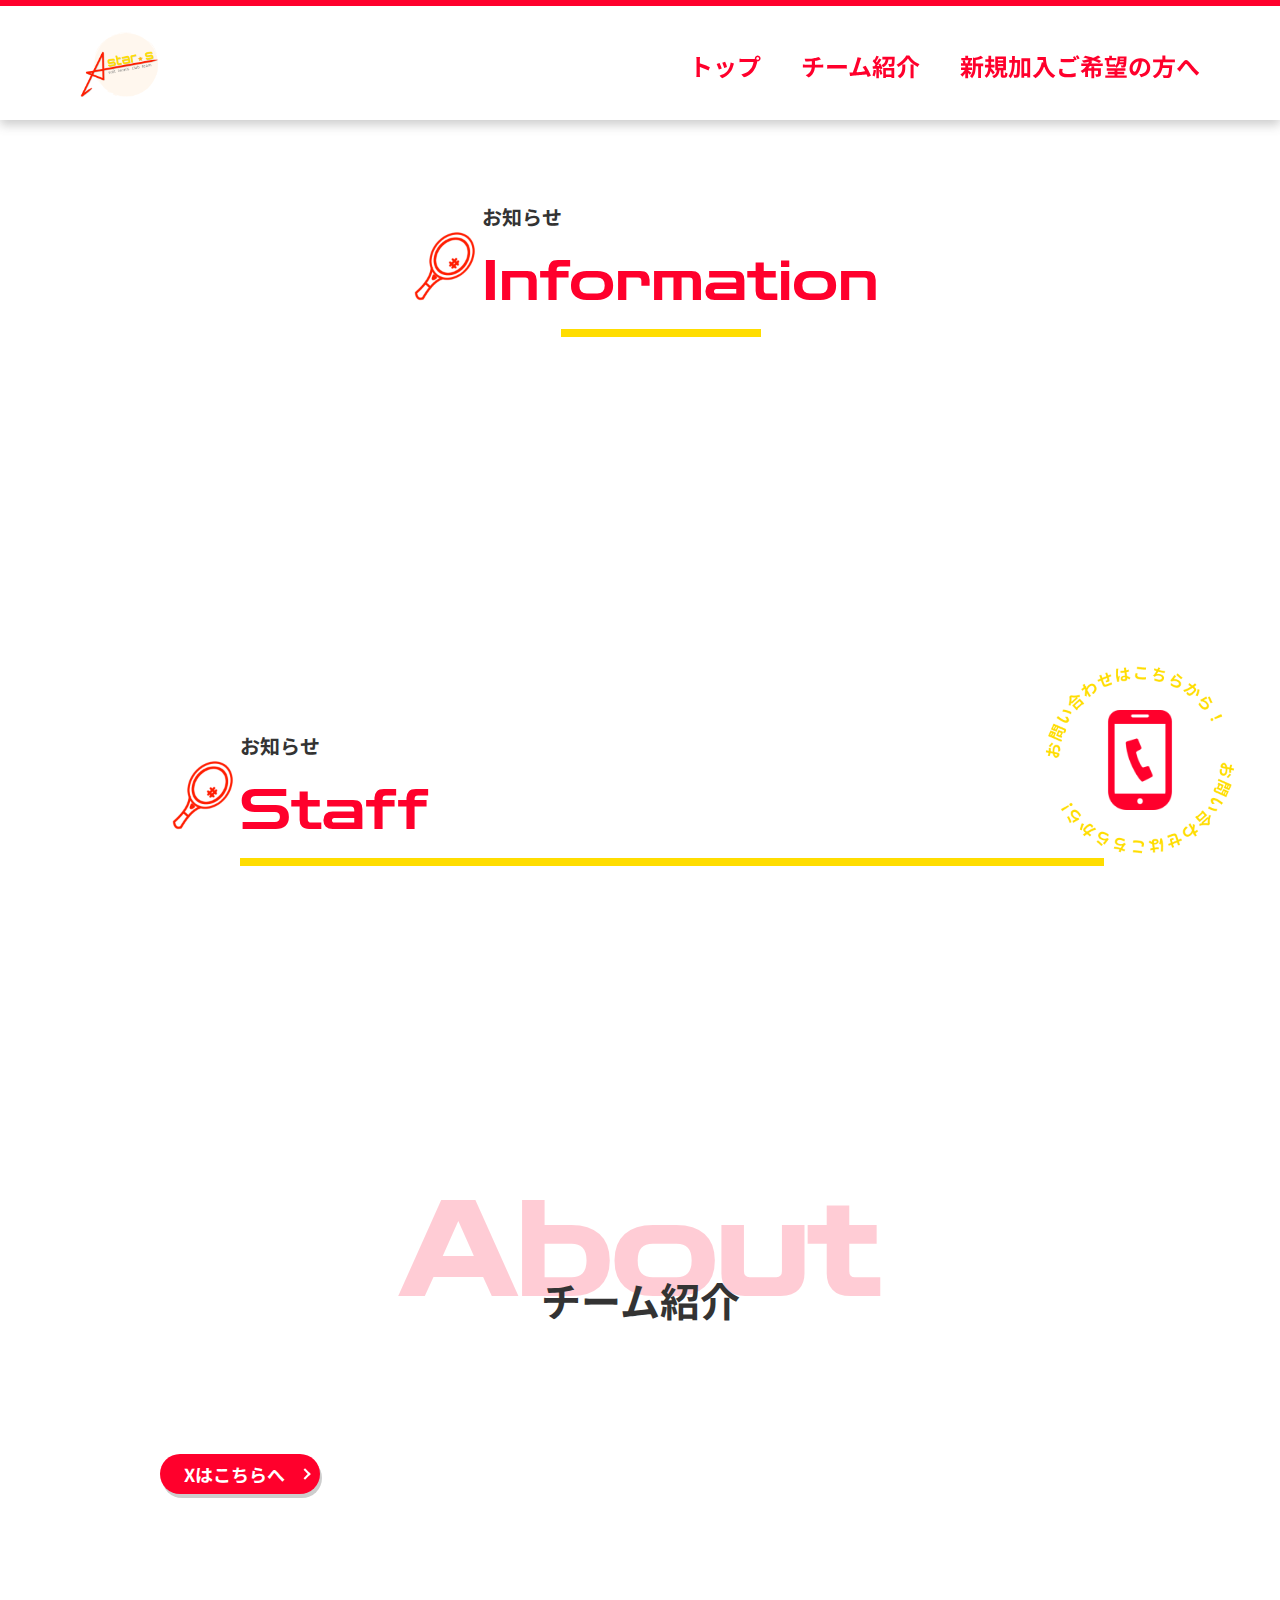
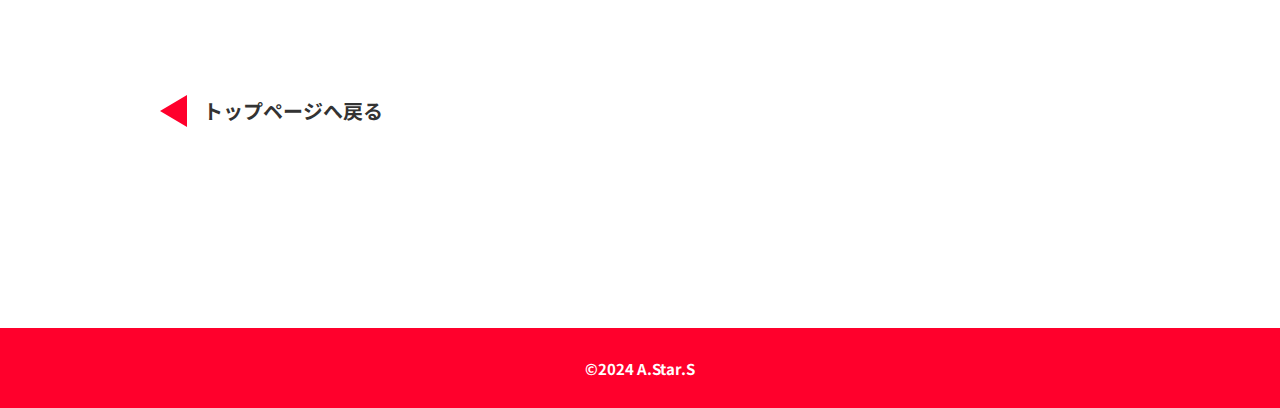
<file: parts.html>
<!DOCTYPE html>
<html lang="ja">
<head>
  <meta charset="utf-8" />
  <meta name="viewport" content="width=device-width,initial-scale=1" />
  <title>A.star.S</title>
  <meta name="description" content="秋田県秋田市を中心に活動している、小・中学生対象のソフトテニスクラブです。" />
  <!-- favicon/web-clip-icon -->
  <link rel="apple-touch-icon" sizes="180x180" href="icon/apple-touch-icon.png">
  <link rel="icon" type="image/png" sizes="32x32" href="icon/favicon.ico">
  <link rel="icon" type="image/png" sizes="16x16" href="icon/favicon.ico">
  <link rel="manifest" href="icon/site.webmanifest">
  <link rel="mask-icon" href="icon/safari-pinned-tab.svg" color="#FFDD00">
  <meta name="msapplication-TileColor" content="#FF002C">
  <meta name="theme-color" content="#ffffff">
  <!-- ogp -->
  <meta property="og:site_name" content="A.star.S" />
  <meta property="og:url" content="URL" />
  <meta property="og:type" content="website" />
  <meta property="og:title" content="A.star.S" />
  <meta property="og:description" content="秋田県秋田市を中心に活動している、小・中学生対象のソフトテニスクラブです。" />
  <meta property="og:image" content="URL" />
  <meta property="og:locale" content="ja_JP" />
  <meta property="fb:app_id" content="AppID">
  <meta name="twitter:card" content="summary_large_image or summary" />
  <meta name="twitter:site" content="@twitter_id" />
  <meta name="twitter:description" content="秋田県秋田市を中心に活動している、小・中学生対象のソフトテニスクラブです。" />
  <meta name="twitter:image:src" content="URL" />
  <!-- google fonts -->
  <link rel="preconnect" href="https://fonts.googleapis.com">
<link rel="preconnect" href="https://fonts.gstatic.com" crossorigin>
<link href="https://fonts.googleapis.com/css2?family=Noto+Sans+JP&family=Zen+Dots&display=swap" rel="stylesheet">
  <!-- css -->
  <link rel="stylesheet" href="css/reset.css" />
  <link rel="stylesheet" href="css/main.css" />
  <!-- js -->
  <script src="js/main.js" defer></script>
</head>

<body>

  <!-- お問い合わせボタン -->
    <a class="u_contact__link" href="contact.html">
      <div class="u_contact-btn">
        <img src="img/pc_お問い合わせ.png" alt="電話" class="u_contact-btn__circle">
        <div class="u_contact-btn__img" id="js_btn"></div>
      </div>
    </a>

  <!-- ヘッダー -->
  <header class="l_header">
    <div class="l_header__top-color"></div>

    <div class="l_header__wrap js_menu">
      <a href="index.html" class="l_header__logo-wrap">
        <img src="img/ロゴマーク.png" 
        alt="ロゴマーク" 
        class="l_header__logo"
        width="1000"
        height="1000">
      </a>

      <nav class="l_header__nav nav" id="js_nav">
        <ul class="l_header__nav-list">
          <li class="l_header__nav-item"><a class="l_header__nav-link" href="index.html">トップ</a></li>
          <li class="l_header__nav-item"><a class="l_header__nav-link" href="about.html">チーム紹介</a></li>
          <li class="l_header__nav-item"><a class="l_header__nav-link" href="member.html">新規加入ご希望の方へ</a></li>
        </ul>
      </nav>

      <button class="l_header__hamburger" id="js_hamburger">
        <span></span>
        <span></span>
        <span></span>
      </button>
    </div>
  </header>

  <main class="l_container">
    <section class="l_parts  l_contents">

<!-- セクションタイトル -->
  <div class="m_section-ttl__wrap">
    <div class="m_section-ttl__img"></div>
    <div class="m_section-ttl__txt">
      <p class="m_section-ttl__sub">お知らせ</p>
      <h2 class="m_section-ttl">Information</h2>
    </div>
  </div>

  <div class="l_contents"><!-- 隙間用 --></div>

<!-- 下層セクションタイトル -->
  <div class="m_section-subttl__wrap">
    <div class="m_section-ttl__img"></div>
    <div class="m_section-subttl__txt">
      <p class="m_section-ttl__sub">お知らせ</p>
      <h2 class="m_section-subttl">Staff</h2>
    </div>
  </div>
  <div class="m_section-subttl__var"></div>

<div class="l_contents"><!-- 隙間用 --></div>

<!-- ページタイトル -->
  <h1 class="m_page-ttl">チーム紹介</h1>

<!-- リンクボタン -->
<div class="m_link-btn__wrap">
  <a href="行先" class="m_link-btn">Xはこちらへ</a>
</div>

<!-- トップへ戻る -->
<div class="m_top-btn__wrap">
  <span class="m_top-btn__triangle"></span>
  <a href="index.html" class="m_top-btn">トップページへ戻る</a>
</div>


    </section>
  </main>
  <!-- フッター -->
  <footer class="l_footer">
    <small class="l_container__copy">&copy;2024 A.Star.S</small>
  </footer>
</body>
</html>
</file>
<file: css/main.css>
@charset "UTF-8";
/* 変数まとめ */
:root {
	/* 色管理 */
	--white-color: #fff;
	--black-color: #333333;
	--main-color: #FF002C;
	--primary-color: #FFDD00;
  --kv-shadow: rgba(88, 88, 88, 0.3);
  --shadow: rgba(51, 51, 51, 0.65);
}
:root {
  /* フォント */
	--font: "Noto Sans JP", sans-serif;
  --ttl-font: "Zen Dots", sans-serif;
}
:root {
	/* コンテンツ幅 */
  --content-width-sm: 343px;
  --content-width: 960px;
  --content-width-lg: 1200px;
}
:root {
	/* z-index */
	--z-index-back: -1;
	--z-index-default: 1;
	--z-index-header: 100;
	--z-index-menu: 150;
	--z-index-top: 200;
	--z-index-modal: 300;
}

/* 全体 */
body{
  font-family: "Noto Sans JP", sans-serif;
  color: var(--black-color);
  line-height: 1.7;
}
@media screen and (min-width: 1080px) {
  body {
		font-size: 18px;
	}
}

/*コンテンツ幅の設定*/
.l_container {
  margin-left: auto;
  margin-right: auto;
  padding: 0 16px;
  max-width: calc(var(--content-width) + 160px);
}
.l_contents {
  padding: 120px 0;
}
@media screen and (min-width: 768px) {
  .l_container {
    padding: 0 80px;
  }
}
@media screen and (min-width: 1080px) {
  .l_contents {
    padding: 200px 0;
  }
}
/* ローディング */
#loading {
  width: 100vw;
  height: 100vh;
  transition: all 1s;
  background-color: var(--white-color);
  top: 0;
  left: 0;
  z-index: 9999;
  position: fixed;
}
.box{
    width: 200px;
    margin: 60% auto;
}
@media screen and (min-width: 1080px) {
  .box {
    margin: 10% auto;
  }
}

/*ボール---------------*/
.ball {
	position: relative;
	z-index: 1;
	margin: 0 auto;
	padding: 0;
	background: rgba(255, 221, 0, 0.2);
	width: 50px;
	height: 50px;
	border-radius: 100px;
	box-sizing: border-box;
	animation: 0.7s cubic-bezier(.662,.115,.88,.1) infinite alternate;
}
@media screen and (min-width: 768px) {
  .ball {
    width: 100px;
    height: 100px;
  }
}
.ball { animation-name: bound; }
@keyframes bound {
	from  { transform: translateY(0vw) scale(1,1); }
	10%  { transform: translateY(0.2vw) scale(1,1); }
	20%  { transform: translateY(0.5vw) scale(1,1); }
	96%  { transform: translateY(26vw) scale(1,1); }
	97%  { transform: translateY(28vw) scale(0.9,1); }
	98%  { transform: translateY(29vw) scale(0.9,0.8); }
	99%  { transform: translateY(29.7vw) scale(1,0.5); }
	to { transform: translateY(30vw) scale(1,0.5); }
}
/*影---------------*/
.shadow-box{
	position: relative;
	top: 25vw;
	margin: 0 auto;
	width: 50px;
	height: 10px;
	background-color: var(--shadow);
	border-radius: 50%;
	filter: blur(3px);
	animation: 0.7s ease-in infinite alternate;
}
@media screen and (min-width: 768px) {
  .shadow-box {
    width: 100px;
    height: 20px;
  }
}
.shadow-box{animation-name: shadow-black;}
@keyframes shadow-black {
	from  { transform: scale(1,1); opacity: 0.3;}
	10%  { transform: scale(1,1); opacity: 0.3;}
	90% { transform: scale(0.8,0.8); }
	95% { transform: scale(0.5,0.5); opacity: 0.8; }
	99% { transform: scale(0.2,0.2); opacity: 0; }
	to { transform: scale(0.2,0.2); opacity: 0; }
}

.loaded {
  opacity: 0;
  visibility: hidden;
}

/* お問い合わせボタン */
.u_contact__link{
  position: fixed;
  bottom: 20%;
  right: 30%;
  z-index: var(--z-index-modal);
  transform: translate(80%, 80%);
}
@media screen and (min-width: 768px) {
  .u_contact__link {
    bottom: 200px;
  }
}
@media screen and (min-width: 1080px) {
  .u_contact__link{
    bottom: 200px;
    right: 200px;
  }
}
.u_contact-btn{
  position: relative;
  height: 100px;
  width: 100px;
}
@media screen and (min-width: 768px) {
  .u_contact-btn{
    height: 200px;
    width: 200px;
  }
}
.u_contact-btn__circle{
  animation: rotate 15s linear infinite;
}
.u_contact-btn__img{
  background-image: url(../img/お問い合わせ.png);
  background-size: cover;
  height: 56px;
  width: 56px;
  position: absolute;
  top: 50%;
  left: 50%;
  transform: translate(-50%, -50%);
  transition: ease .4s;
}
@media screen and (min-width: 768px) {
  .u_contact-btn__img{
    height: 100px;
    width: 100px;
  }
}
.u_contact-btn__img:hover {
  background-image: url(../img/お問い合わせ黄.png);
}
@keyframes rotate {
  0% {
    transform: rotate(0);
  }
  100% {
    transform: rotate(360deg);
  }
}

/* ヘッダー */
.l_header {
  background-color: var(--white-color);
  width: 100%;
  height: 80px;
  position: fixed;
  top: 0;
  left: 0;
  right: 0;
  z-index: var(--z-index-header);
  box-shadow: 0 5px 10px var(--kv-shadow);
}
@media screen and (min-width: 1080px) {
  .l_header {
    height: 120px;
  }
}
.l_header__top-color {
  height: 6px;
  background-color: var(--main-color);
}
.l_header__wrap {
  display: flex;
  justify-content: space-between;
  align-items: center;
  height: 100%;
  padding: 0 16px;
}
@media screen and (min-width: 768px) {
  .l_header__wrap {
    padding: 0 40px;
  }
}
@media screen and (min-width: 1080px) {
  .l_header__wrap {
    padding: 24px 80px;
  }
}

.l_header__logo {
  width: 48px;
}
@media screen and (min-width: 1080px) {
  .l_header__logo {
    width: 80px;
    margin-top: 0;
  }
}
.l_header__nav {
  background: var(--main-color);
  transform: translateX(200%);
  width: 100vw;
  height: 100vh;
  transition: ease .4s;
  position: fixed;
  top: 0;
  bottom: 0;
}
@media screen and (min-width: 1080px) {
  .l_header__nav {
    background: none;
    transform: none;
    height: 100%;
    position: static;
  }
}
.l_header__nav-list {
  color: var(--white-color);
  font-weight: bold;
  font-size: 16px;
  display: flex;
  flex-direction: column;
  justify-content: center;
  padding: 80px 40px;
}
@media screen and (min-width: 768px) {
  .l_header__nav-list {
    font-size: 24px;
    padding: 80px 80px;
  }
}
@media screen and (min-width: 1080px) {
  .l_header__nav-list {
    color: var(--main-color);
    flex-direction: row;
    justify-content: end;
    gap: 40px;
    padding: 16px 0;
  }
}
.l_header__nav-item {
    padding: 16px 0;
}
@media screen and (min-width: 768px) {
  .l_header__nav-item {
    padding: 32px 0;
  }
}
@media screen and (min-width: 1080px) {
  .l_header__nav-item {
    padding: 0;
  }
}

/* ハンバーガーメニュー */
.l_header__hamburger {
  width: 32px;
  height: 32px;
  padding: 8px;
}
.l_header__hamburger {
  background-color: transparent;
  border-color: transparent;
  z-index: var(--z-index-menu);
}
@media screen and (min-width: 1080px) {
  .l_header__hamburger {
    display: none;
  }
}
.l_header__hamburger span {
  width: 16px;
  height: 2px;
  background-color: var(--main-color);
  position: relative;
  transition: ease .4s;
  display: block;
}
.l_header__hamburger span:nth-child(1) {
  top: 0;
}
.l_header__hamburger span:nth-child(2) {
  margin: 4px 0;
}
.l_header__hamburger span:nth-child(3) {
  top: 0;
}

/* ハンバーガーメニュークリック後のスタイル */
.u_contact-btn__img.active {
  background-image: url(../img/お問い合わせ白.png);
}
.l_header__nav.active {
  transform: translateX(20%);
}
.l_header__hamburger.active span:nth-child(1) {
  transform: translateY(8px) rotate(-45deg);
  background: var(--white-color);
}
.l_header__hamburger.active span:nth-child(2) {
  opacity: 0;
}
.l_header__hamburger.active span:nth-child(3) {
  transform: translateY(-4px) rotate(45deg);
  background: var(--white-color);
}

/* ☆共通デザイン☆ */
/* 改行 */
@media screen and (min-width: 768px) {
  .u_new-line {
    display: none;
  }
}

/* セクションタイトル */
.m_section-ttl__wrap {
  display: flex;
  align-items: center;
  justify-content: center;
}
.m_section-ttl__img {
  height: 40px;
  width: 40px;
  background-image: url(../img/テニスラケット.png);
  background-size: cover;
}
@media screen and (min-width: 1080px) {
  .m_section-ttl__img {
    height: 80px;
    width: 80px;
  }
}
.m_section-ttl__sub {
  font-weight: bold;
  font-size: 12px;
}
@media screen and (min-width: 768px) {
  .m_section-ttl__sub {
    font-size: 20px;
  }
}
.m_section-ttl {
  font-family: var(--ttl-font);
  color: var(--main-color);
  font-size: 33px;
  position: relative;
}
@media screen and (min-width: 1080px) {
  .m_section-ttl {
    font-size: 56px;
  }
}
.m_section-ttl::after {
  content: '';
  height: 4px;
  width: 80px;
  background: var(--primary-color);
  position: absolute;
  bottom: -4px;
  left: 28%;
}
@media screen and (min-width: 1080px) {
  .m_section-ttl::after {
    height: 8px;
    width: 200px;
    bottom: -8px;
    left: 20%;
  }
}

/* 下層セクションタイトル */
.m_section-subttl__wrap {
  display: flex;
  align-items: center;
}
.m_section-subttl {
  font-family: var(--ttl-font);
  color: var(--main-color);
  font-size: 33px;
}
@media screen and (min-width: 768px) {
  .m_section-subttl {
    font-size: 56px;
  }
}
.m_section-subttl__var {
  height: 4px;
  width: 85%;
  margin-left: 40px;
  max-width: 1000px;
  background: var(--primary-color);
}
@media screen and (min-width: 768px) {
  .m_section-subttl__var {
    width: 100%;
    right: 80px;
    width: 90%;
  }
}
@media screen and (min-width: 1080px) {
  .m_section-subttl__var {
    height: 8px;
    margin-left: 80px;

  }
}

/* ページタイトル */
.m_page-ttl {
  font-size: 24px;
  font-weight: bold;
  text-align: center;
  position: relative;
}
@media screen and (min-width: 1080px) {
  .m_page-ttl {
    font-size: 40px;
  }
}
.m_page-ttl::before {
  content: 'About';
  width: 100%;
  font-family: var(--ttl-font);
  font-size: 64px;
  color: rgba(255, 0, 44, 0.2);
  position: absolute;
  bottom: -25%;
  left: 50%;
  transform: translateX(-50%);
  z-index: var(--z-index-back);
}
@media screen and (min-width: 1080px) {
  .m_page-ttl::before {
    bottom: -40%;
    font-size: 128px;
  }
}

/* リンクボタン */
.m_link-btn__wrap {
  display: flex;
  align-items: center;
  margin-top: 40px;
  background: var(--main-color);
  border-radius: 30px; 
  width: 160px;
  height: 40px;
  text-align-last: left;
  box-shadow: 2px 4px var(--kv-shadow);
  padding: 8px 24px;
}
@media screen and (min-width: 1080px) {
  .m_link-btn__wrap {
    margin-top: 120px;
  }
}
.m_link-btn__wrap:hover {
  transform: translateY(4px);
  box-shadow: none;
  background: var(--primary-color);
}
.m_link-btn {
  color: var(--white-color);
  font-size: 18px;
  font-weight: bold;
  position: relative;
}
.m_link-btn::after {
  content: '';
  width: 8px;
  height: 8px;
  border-top: 2px solid var(--white-color);
  border-right: 2px solid var(--white-color);
  position: absolute;
  top: 50%;
  right: -24px;
  transform: translateY(-50%) rotate(45deg);
}

/* トップへ戻る */
.m_top-btn__wrap {
  margin-top: 120px;
  display: flex;
  align-items: center;
  gap: 8px;
}
@media screen and (min-width: 1080px) {
  .m_top-btn__wrap {
    margin-top: 200px;
    gap: 16px;
  }
}
.m_top-btn__triangle {
  display: block;
  width:0;
  height:0;
  border-style:solid;
  border-width: 12px 20.8px 12px 0;
  border-color: transparent var(--main-color) transparent transparent;
}
@media screen and (min-width: 1080px) {
  .m_top-btn__triangle {
    border-width: 16px 27.7px 16px 0;
  }
}
.m_top-btn {
  font-weight: bold;
}
.m_top-btn:hover {
  color: var(--main-color);
}
@media screen and (min-width: 1080px) {
  .m_top-btn {
    font-size: 20px;
  }
}

/* フッター */
.l_footer {
  background: var(--main-color);
  font-weight: bold;
  color: var(--white-color);
  display: flex;
  align-items: center;
  justify-content: center;
  height: 40px;
}
@media screen and (min-width: 1080px) {
  .l_footer {
    height: 80px;
  }
}

/* ☆トップページ☆ */
/* KV */
.l_kv {
  height: 100vh;
  background: linear-gradient(var(--kv-shadow), var(--kv-shadow)),
    url(../img/KV.jpg) center center / cover;
  z-index: var(--z-index-back);
  position: relative;
}
.l_kv__ttl-img {
  position: absolute;
  z-index: var(--z-index-default);
  width: 240px;
  bottom: 15%;
  margin-left: 16px;
}
@media screen and (min-width: 768px) {
  .l_kv__ttl-img {
    width: 600px;
    margin-left: 40px;
  }
}

/* お知らせ */
.l_top-info__x {
  border: 1px solid var(--main-color);
  border-radius: 20px;
  padding: 10px;
  margin-top: 40px;
}
@media screen and (min-width: 1080px) {
  .l_top-info__x {
    margin-top: 120px;
  }
}
.l_top-info__link {
  margin-left: auto;
  margin-right: auto;
}

/* About */
.l_top-about{
  color: var(--white-color);
  text-shadow: 4px 4px 4px var(--shadow);
  width: 100vw;
  margin: 0 calc(50% - 50vw);
  position: relative;
  z-index: 0;
}
.l_top-about:before {
  content: '';
  background-image: linear-gradient(var(--shadow),var(--shadow)),url('../img/チーム紹介.jpg') ;
  background-position: center center;
  position: absolute;
  top: 0;
  left: 0;
  width: 100%;
  height: 100%;
  filter: blur(2px);
  z-index: -1;
}
@media screen and (min-width: 1080px) {
  .l_top-about:before {
    background-size: cover;
  }
}
.l_top-about__wrap {
  margin-left: auto;
  margin-right: auto;
  padding: 0 16px;
  max-width: calc(960px + 160px);
}
@media screen and (min-width: 768px) {
  .l_top-about__wrap {
    padding: 0 80px;
  }
}
.l_top-about__ttl {
  display: inline;
  font-size: 24px;
  font-weight: bold;
  background-image: linear-gradient(transparent 50%, rgba(255, 0, 44, 0.5) 0%);
}
@media screen and (min-width: 1080px) {
  .l_top-about__ttl {
    font-size: 36px;
  }
}
.l_top-about__txt {
  margin-top: 40px;
}
@media screen and (min-width: 1080px) {
  .l_top-about__txt {
    margin-top: 80px;
  }
}
.l_top-about__accent-txt {
  font-size: 24px;
  font-weight: bold;
  margin-top: 80px;
}
@media screen and (min-width: 1080px) {
  .l_top-about__accent-txt {
    font-size: 36px;
    margin-top: 120px;
  }
}

/* 新規加入 */
@media screen and (min-width: 1080px) {
  .l_top-member {
    margin: 0 calc(50% - 50vw);
    width: 100vw;
  }
}
@media screen and (min-width: 1080px) {
  .l_top-member__wrap {
    display: flex;
    flex-direction: row-reverse;
    align-items: center;
    gap: 80px;
    max-width: 1200px;
    margin-left: auto;
    margin-right: auto;
  }
}
@media screen and (min-width: 1080px) {
  .l_top-member__txt-wrap {
    width: calc(100% - 560px - 80px);
  }
}

.l_top-member__txt {
  margin-top: 40px;
}
@media screen and (min-width: 1080px) {
  .l_top-member__txt {
    margin-top: 80px;
  }
}
.l_top-member__link {
  margin-left: auto;
  margin-right: auto;
}
.l_top-member__img-wrap {
  margin-top: 40px;
  height: 320px;
  position: relative;
  width: 343px;
  filter: blur(1px);
}
@media screen and (min-width: 768px) {
  .l_top-member__img-wrap {
    width: 560px;
    height: 630px;
    margin-left: auto;
    margin-right: auto;
  }
}
.l_top-member__img1 {
  position: absolute;
  z-index: var(--z-index-back);
  width: 180px;
  right: 0;
}
@media screen and (min-width: 768px) {
  .l_top-member__img1 {
    width: 360px;
  }
}
.l_top-member__img2 {
  position: absolute;
  width: 200px;
  top: 160px;
}
@media screen and (min-width: 768px) {
  .l_top-member__img2 {
    width: 400px;
    top: 320px;
  }
}
</file>
<file: css/about.css>
@charset "UTF-8";
/* 変数まとめ */
:root {
	/* 色管理 */
	--white-color: #fff;
	--black-color: #333333;
	--main-color: #FF002C;
	--primary-color: #FFDD00;
	--kv-shadow: rgba(88, 88, 88, 0.3);
	--shadow: rgba(51, 51, 51, 0.65);

}
:root {
  /* フォント */
	--font: "Noto Sans JP", sans-serif;
	--ttl-font: "Zen Dots", sans-serif;
}
:root {
	/* コンテンツ幅 */
	--content-width-sm: 343px;
	--content-width: 960px;
	--content-width-lg: 1200px;
}
:root {
	/* z-index */
	--z-index-back: -1;
	--z-index-default: 1;
	--z-index-header: 100;
	--z-index-menu: 150;
	--z-index-top: 200;
	--z-index-modal: 300;
}

/* about */


.l_about {
	margin-top: 80px;
}
@media screen and (min-width: 1080px) {
	.l_about {
		margin-top: 120px;
	}
}
.main_visial-ttl {
	font-size: 24px;
	font-weight: bold;
	text-align: center;
	position: relative;
}
@media screen and (min-width: 1080px) {
    .main_visial-ttl {
        font-size: 40px;
	}
}

.main_visial-ttl::before {
	content: 'About';
	width: 100%;
	font-family: var(--ttl-font);
	font-size: 64px;
	color: rgba(255, 0, 44, 0.2);
	position: absolute;
	bottom: -25%;
	left: 50%;
	transform: translateX(-50%);
	z-index: var(--z-index-back);
}

@media screen and (min-width: 768px) {
	.main_visial-ttl::before {
		font-size: 80px;
		bottom: -20%;
	}
}
@media screen and (min-width: 1080px) {
	.main_visial-ttl::before {
		bottom: -40%;
		font-size: 128px;
	}
}


/*
vision
*/
.m_vision_wrap {
	margin-top: 120px;
}
@media screen and (min-width: 1080px) {
	.m_vision_wrap {
		margin-top: 160px;
	}
}
.vision_list_wrap {
	margin-top: 80px;
}

@media screen and (min-width: 1080px) {
    .vision_list_wrap {
		margin-top: 120px;
	}
}
.vision_list {
	width: 100vw;
	margin: 0 calc(50% - 50vw);
}
@media screen and (min-width: 1080px) {
	.vision_list {
		display: flex;

	}
}

.vision_items {
	position: relative;
	background-color: #333333;

}
@media screen and (min-width: 1080px) {
	.vision_items {
		width: calc(100% / 3);
	}

}
.vision_item-photo {
	width: 100%;
	height: 200px;
	opacity: 0.4;
	background-size: cover;
	background-position: center ;
	background-repeat: no-repeat;
}

@media screen and (min-width: 1080px) {
	.vision_item-photo {
		width: 100%;
		height: 480px;
	}
	
}

.__delectation {
	background-image: url(../img/KV.jpg);
	filter: blur(3px);
  z-index: -1;
}
.__delectation2 {
	background-image: url(../img/育成.jpg);
	filter: blur(3px);
  z-index: -1;
}
.__delectation3 {
	background-image: url(../img/繋がり.jpg);
	filter: blur(3px);
  z-index: -1;
}

.vision_item-ttl__txt{
	position: absolute;
  top: 50%;
  left: 50%;
  transform: translate(-50%, -50%);
	color: var(--white-color);
	width: 320px;
	text-align: center;
}
@media screen and (min-width: 1080px) {
	.vision_item-ttl__txt {
		width: 360px;
	}
}
.vision_item-ttl {
	text-align: center;
	font-weight: bold;
	font-size: 24px;
}

@media screen and (min-width: 1080px) {
	.vision_item-ttl {
		font-size: 32px;
	}
}

.vision_item-ttl__sub {
	margin-top: 24px;
}

.staff_wrap {
	width: 100%;
}

.staff_main-image {
	margin: 80px auto;
}

@media screen and (min-width: 1080px) {
    .staff_main-image {
		margin-top: 120px;
	}
}

.staff_introduction {
	margin-top: 80px;
}

@media screen and (min-width: 1080px) {
    .staff_introduction {
		width: 960px;
		margin-top: 120px;
	}
}

.staff_item {
	display: flex;
	justify-content: space-between;
	align-items: start;
}

@media screen and (min-width: 1080px) {
    .staff_item {
		margin-top: 80px;
	}
}

.staff_item:nth-child(even) {
	flex-direction: row-reverse;
}

.staff_item + .staff_item {
	margin-top: 48px;
}

.staff_info {
	display: flex;
	flex-direction: column;
	align-items: center;
}
.staff_portrait {
	width: 80px;
}

.staff_name {
	font-weight: bold;
	font-size: 18px;
}

@media screen and (min-width: 1080px) {
    .staff_name {
		font-size: 24px;
	}
}

.staff_txt {
	width: calc(100% - 80px - 16px);
	height: 120px;
	padding: 8px;
	background-color: var(--main-color);
	color: var(--white-color);
	display: flex;
	align-items: center;
	position: relative;
}
@media screen and (min-width: 768px) {
	.staff_txt {
		padding: 16px;
	}
}
.staff_txt__triangle {
	content: "";
	display: block;
	width:0;
	height:0;
	border-style:solid;
	border-width: 12px 20.8px 12px 0;
	border-color: transparent var(--main-color) transparent transparent;
	position: relative;
	left: -27px;
}

.staff_txt__triangle2 {
	content: "";
	display: block;
	width:0;
	height:0;
	border-style:solid;
	border-width: 12px 0 12px 20.8px;
	border-color: transparent transparent transparent var(--main-color);
	position: relative;
	left: 101%;
}

@media screen and (min-width: 1080px) {
    .staff_txt {
		width: 800px;
		height: 90px;
		font-size: 20px;
		justify-content: left;
	}
}

.contact_wrap {
	margin: 120px auto;
}

@media screen and (min-width: 1080px) {
    .contact_wrap {
		margin-top: 160px;
		width: 960px;
	}
}

.contact{
	font-weight: bold;
	margin-left: auto;
	margin-right: auto;
}

@media screen and (min-width: 1080px) {
    .contact {
		width: 672px;
		height: 84px;
	}
}

.contact_text {
	text-align: center;
}

@media screen and (min-width: 1080px) {
    .contact_text {
		letter-spacing: 0;
	}
}

.contact_sub__txt {
	font-size: 24px;
	background-image: linear-gradient(transparent 50%, rgba(255, 0, 44, 0.5) 0%);
}
@media screen and (min-width: 1080px) {
	.contact_sub__txt {
		font-size: 28px;
	}
}
.contact_info {
	width: 240px;
	height: 160px;
	margin-top: 24px;
	border-radius: 30px;
	background-color: #333333;
	position: relative;
	margin-left: auto;
	margin-right: auto;
}

@media screen and (min-width: 1080px) {
    .contact_info {
		width: 360px;
		height: 240px;
		margin-top: 80px;
	}
}

.contact_info > a {
	margin: 0 auto;
}
.contact_info {
  box-shadow: 8px 8px 0 var(--main-color); 
}
.contact_info:hover {
  transform: translateY(8px);
  box-shadow: none;
	animation: anima-button-30 1s;
}


@keyframes anima-button-30 {
	0% {
			box-shadow: 0 0 0 0 rgba(255, 0, 44, 0.5);
	}
	100% {
			box-shadow: 0 0 0 1.2em rgb(0 0 0 / 0%);
	}
}

.contact_photo {
	width: 100%;
	height: 100%;
	border-radius: 30px;
	opacity: 0.6;
	background-image: url(../img/KV.jpg);
	background-size: 200%;
	background-position: center ;
}

.contact_message {
	width: 100%;
	display: inline-block;
	text-align: center;
	position: absolute;
	top: 50%;
	transform: translateY(-50%);
	font-weight: bold;
	color: var(--white-color);
}

@media screen and (min-width: 1080px) {
    .contact_message {
		font-size: 32px;
	}
}

/* .contact_info2 {
	position: absolute;
	top: 5%;
	left: 3%;
	width: 240px;
	height: 160px;
	border-radius: 30px;
	background-color: var(--main-color);
	z-index: -1;
}
@media screen and (min-width: 1080px) {
	.contact_info2 {
		width: 360px;
		height: 240px;
	}
} */
.__about_page {
	margin-top: 120px;
}

@media screen and (min-width: 1080px) {
    .__about_page {
		margin-top: 200px;
	}
}
</file>
<file: css/contact.css>
@charset "UTF-8";
/* 変数まとめ */
:root {
	/* 色管理 */
	--white-color: #fff;
	--black-color: #333333;
	--main-color: #FF002C;
	--primary-color: #FFDD00;
  --kv-shadow: rgba(88, 88, 88, 0.3);
  --shadow: rgba(51, 51, 51, 0.65);

}
:root {
  /* フォント */
	--font: "Noto Sans JP", sans-serif;
  --ttl-font: "Zen Dots", sans-serif;
}
:root {
	/* コンテンツ幅 */
  --content-width-sm: 343px;
  --content-width: 960px;
  --content-width-lg: 1200px;
}
:root {
	/* z-index */
	--z-index-back: -1;
	--z-index-default: 1;
	--z-index-header: 100;
	--z-index-menu: 150;
	--z-index-top: 200;
	--z-index-modal: 300;
}

.l_contact {
	margin-top: 80px;
}
@media screen and (min-width: 1080px) {
	.l_contact {
		margin-top: 120px;
	}
}
.l_contact__ttl {
  font-size: 24px;
  font-weight: bold;
  text-align: center;
  position: relative;
}
@media screen and (min-width: 1080px) {
  .l_contact__ttl {
    font-size: 40px;
  }
}
.l_contact__ttl::before {
  content: 'Contact';
  width: 100%;
  font-family: var(--ttl-font);
  font-size: 64px;
  color: rgba(255, 0, 44, 0.2);
  position: absolute;
  bottom: -25%;
  left: 50%;
  transform: translateX(-50%);
  z-index: var(--z-index-back);
}
@media screen and (min-width: 1080px) {
  .l_contact__ttl::before {
    bottom: -40%;
    font-size: 128px;
  }
}

.l_contact__txt {
	margin-top: 80px;
}
@media screen and (min-width: 1080px) {
	.l_contact__txt {
    margin-top: 120px;
	}
}

.l_contact-tel__wrap {
  margin-top: 80px;
	display: flex;
	flex-direction: column;
	justify-content: center;
	align-items: center;
	gap: 80px;
}
@media screen and (min-width: 1080px) {
	.l_contact-tel__wrap {
		margin-top: 120px;
		flex-direction: row;
	}
}
.l_contact-tel__box-wrap {
	font-weight: bold;
	border: solid 1px var(--black-color);
	box-shadow: 4px 4px var(--main-color);
	padding: 16px;
	width: 343px;

}
@media screen and (min-width: 1080px) {
	.l_contact-tel__box-wrap {
		padding: 24px;
		box-shadow: 8px 8px var(--main-color);
		width: 432px;
	}
}
.l_contact-tel__box-wrap:hover {
  transform: translateY(4px);
  box-shadow: none;
}
@media screen and (min-width: 1080px) {
	.l_contact-tel__box-wrap:hover {
		transform: translateY(8px);
	}
}
.l_contact-tel__box-txt {
	display: flex;
	align-items: center;
	gap: 16px;
}
@media screen and (min-width: 1080px) {
	.l_contact-tel__box-txt {
		gap: 24px;
	}
}
.l_contact-tel__box-img {
	width: 64px;
}
@media screen and (min-width: 1080px) {
	.l_contact-tel__box-img {
		width: 80px;
	}
}
.l_contact-tel__box-name {
	font-size: 24px;
	font-weight: bold;
}
@media screen and (min-width: 1080px) {
	.l_contact-tel__box-name {
		font-size: 32px;
	}
}
.l_contact-tel__box-num {
	margin-top: 16px;
	font-size: 32px;
	border-bottom: 2px solid var(--main-color);
}
</file>
<file: css/member.css>
@charset "UTF-8";
/* 変数まとめ */
:root {
  /* 色管理 */
  --white-color: #fff;
  --black-color: #333333;
  --main-color: #ff002c;
  --primary-color: #ffdd00;
  --kv-shadow: rgba(88, 88, 88, 0.3);
  --shadow: rgba(51, 51, 51, 0.65);
}
:root {
  /* フォント */
  --font: "Noto Sans JP", sans-serif;
  --ttl-font: "Zen Dots", sans-serif;
}
:root {
  /* コンテンツ幅 */
  --content-width-sm: 343px;
  --content-width: 960px;
  --content-width-lg: 1200px;
}
:root {
  /* z-index */
  --z-index-back: -1;
  --z-index-default: 1;
  --z-index-header: 100;
  --z-index-menu: 150;
  --z-index-top: 200;
  --z-index-modal: 300;
}
.l_member-container {
  margin-left: auto;
  margin-right: auto;
  padding: 0 16px;
  max-width: calc(var(--content-width) + 120px);
}

.l_member {
  margin-top: 80px;
}
@media screen and (min-width: 1080px) {
  .l_member {
    margin-top: 120px;
  }
}

.l_member_contents {
  margin-top: 160px;
}

.l_member__ttl {
  font-size: 24px;
  font-weight: bold;
  text-align: center;
  position: relative;
  margin-bottom: 120px;
}
@media screen and (min-width: 768px) {
  .l_member__ttl{
    font-size: 30px;
  }
}
@media screen and (min-width: 1080px) {
  .l_member__ttl {
    font-size: 40px;
    margin-bottom: 160px;
  }
}
.l_member__ttl::before {
  content: "Membership";
  width: 100%;
  font-family: var(--ttl-font);
  font-size: 40px;
  color: rgba(255, 0, 44, 0.2);
  position: absolute;
  bottom: 20%;
  left: 50%;
  transform: translateX(-50%);
  z-index: var(--z-index-back);
}
@media screen and (min-width: 768px) {
  .l_member__ttl::before {
    font-size: 80px;
    bottom: -20%;
  }
}
@media screen and (min-width: 1080px) {
  .l_member__ttl::before {
    bottom: -40%;
    font-size: 128px;
  }
}

.u_sub-ttl {
  font-size: 26px;
}
@media screen and (min-width: 768px) {
  .u_sub-ttl {
    font-size: 56px;
  }
}
/* スケジュール */
.member-schedule {
  color: var(--white-color);
  text-shadow: 4px 4px 4px var(--shadow);
  width: 100vw;
  margin: 0 calc(50% - 50vw);
position: relative;
}
.member-schedule::before {
  content: '';
  background: linear-gradient(var(--shadow), var(--shadow)),
    url(../img/活動場所.jpg) left center / cover;
  position: absolute;
  top: 0;
  left: 0;
  width: 100%;
  height: 100%;
  filter: blur(3px);
  z-index: -1;
}
@media screen and (min-width: 1080px) {
  .member-schedule::before {
    background-size: cover;
  }
}
.member-schedule__wrap {
  margin-left: auto;
  margin-right: auto;
  padding: 0 16px;
  max-width: 766px;
  display: flex;
  flex-direction: column;
  justify-content: space-between;
  align-items: center;
}

@media screen and (min-width: 1080px) {
  .member-schedule__wrap {
    flex-direction: row;
  }
}

.member_schedule-title {
  text-align: center;
  margin-bottom: 56px;
  font-size: 24px;
  font-weight: bold;
}
@media screen and (min-width: 1080px) {
  .member_schedule-title {
  font-size: 32px;
  }
}
.member_schedule-txt {
  font-size: 20px;
  font-weight: bold;
}
@media screen and (min-width: 1080px) {
  .member_schedule-txt{
    font-size: 24px;
  }
}

.member_schedule-txt:not(:first-child) {
  margin-top: 40px;
}

.member-schedule__txt:not(:first-child) {
  margin-top: 80px;
}
@media screen and (min-width: 1080px) {
  .member-schedule__txt:not(:first-child) {
    margin-top: 0;
  }
}

.member_schedule-memo_wrapper {
  max-width: 766px;
  margin: auto;
  margin-top: 80px;
  padding: 0 16px;
}


/* 会費 */
.member_fee-contents {
  display: flex;
  flex-direction: column;
  align-items: center;
  justify-content: space-between;
  max-width: 1120px;
  margin: 80px auto;
}

@media screen and (min-width: 1080px) {
  .member_fee-contents {
    margin-top: 120px;
    gap: 80px;
    flex-direction: row;
  }
}

.member_fee-box {
  width: 320px;
  text-align: center;
  font-weight: bold;
}

.member_fee-box:not(:first-child) {
  margin-top: 40px;
}

@media screen and (min-width: 1080px) {
  .member_fee-box:not(:first-child) {
    margin-top: 0;
  }
}

.member_fee-head,
.member_fee-fee {
  background: var(--main-color);
  color: var(--white-color);
  border-color: #fff;
  border-style: none none solid none;
}
.member_fee-box:nth-child(2) .member_fee-head,
.member_fee-box:nth-child(2) .member_fee-fee {
  background: var(--primary-color);
  color: var(--black-color);
}

.member_fee-head {
  font-size: 20px;
  padding: 8px 0;
}

.member_price {
  font-size: 40px;
}

.member_time {
  font-size: 32px;
}

.member_fee-chu_contents {
  margin-top: 80px;
}

@media screen and (min-width: 1080px) {
  .member_fee-chu_contents {
    margin-top: 120px;
  }
}

.member_fee-chu_txt {
  margin-top: 20px;
}

/* 服装・持ち物 */
.member-essentials {
  color: var(--white-color);
  text-shadow: 4px 4px 4px var(--shadow);
  width: 100vw;
  margin: 120px calc(50% - 50vw) 0;
position: relative;
}
.member-essentials::before {
  content: '';
  background: linear-gradient(var(--shadow), var(--shadow)),
    url(../img/服装.jpg) 40% center / cover;
  position: absolute;
  top: 0;
  left: 0;
  width: 100%;
  height: 100%;
  filter: blur(3px);
  z-index: -1;
}
@media screen and (min-width: 1080px) {
  .member-essentials::before {
    background-size: cover;
  }
}
.member-essentials__wrap {
  margin-left: auto;
  margin-right: auto;
  padding: 0 16px;
  max-width: 850px;
  display: flex;
  flex-direction: column;
}
@media screen and (min-width: 768px) {
  .member-essentials__wrap {
    flex-direction: row;
    align-items: start;
    justify-content: center;
    gap: 80px;
  }
}

@media screen and (min-width: 1080px) {
  .member-essentials__wrap {
    justify-content: space-between;
    gap: 120px;
  }
}

.member_essentials-title {
  margin-bottom: 56px;
  font-size: 24px;
  font-weight: bold;
}
@media screen and (min-width: 1080px) {
  .member_essentials-title {
    font-size: 32px;
  }
}

.member_essentials-txt:not(:first-child) {
  margin-top: 24px;
}

.member-essentials__txt:not(:first-child) {
  margin-top: 80px;
}
@media screen and (min-width: 768px) {
  .member-essentials__txt:not(:first-child) {
    margin-top: 0;
  }
}

/* 入会について */

.member_joining-title {
  margin-top: 80px;
}
@media screen and (min-width: 768px) {
  .member_joining-title {
    text-align: center;
  }
}
@media screen and (min-width: 1080px) {
  .member_joining-title {
    margin-top: 120px;
  }
}
/* お問い合わせボタン */

.member_contact__link{
	margin-left: auto;
    margin-right: auto;
    display: block;
    width: 100px;
    margin-top: 72px;
  }

@media screen and (min-width: 768px) {
  .member_contact__link {
    width: 200px;
  }
}

.member_contact-btn {
  position: relative;
  height: 100px;
  width: 100px;
}
@media screen and (min-width: 768px) {
  .member_contact-btn {
    height: 200px;
    width: 200px;
  }
}
.member_contact-btn__circle {
  animation: rotate 15s linear infinite;
}
.member_contact-btn__img {
  background-image: url(../img/お問い合わせ.png);
  background-size: cover;
  height: 56px;
  width: 56px;
  position: absolute;
  top: 50%;
  left: 50%;
  transform: translate(-50%, -50%);
  transition: ease 0.4s;
}
@media screen and (min-width: 768px) {
  .member_contact-btn__img {
    height: 100px;
    width: 100px;
  }
}
.member_contact-btn__img:hover {
  background-image: url(../img/お問い合わせ黄.png);
}
@keyframes rotate {
  0% {
    transform: rotate(0);
  }
  100% {
    transform: rotate(360deg);
  }
}

.member_joining-wrap {
  margin-left: auto;
  margin-right: auto;
  padding: 0 16px;
  max-width: 850px;
  display: flex;
  flex-direction: column;
  align-items: center;
  margin-top: 120px;
  gap: 24px;
}

@media screen and (min-width: 768px) {
  .member_joining-wrap {
    flex-direction: row;
    justify-content: center;
    align-items: start;
    gap: 80px;
  }
}
@media screen and (min-width: 1080px) {
  .member_joining-wrap {
    justify-content: space-between; 
    gap: 120px;
  }
}
.member_joining-ttl {
  text-align: center;
}
.member_joining-txt {
  font-size: 20px;
  font-weight: bold;
  color: var(--main-color);
  text-align: center;
  text-decoration:underline;
}
@media screen and (min-width: 1080px) {
  .member_joining-txt {
    font-size: 32px;
  }
}
.member_joining-txt:hover {
  color: var(--primary-color);
}

.is-hidden {
  visibility: hidden;
  opacity: 0;
}
</file>
